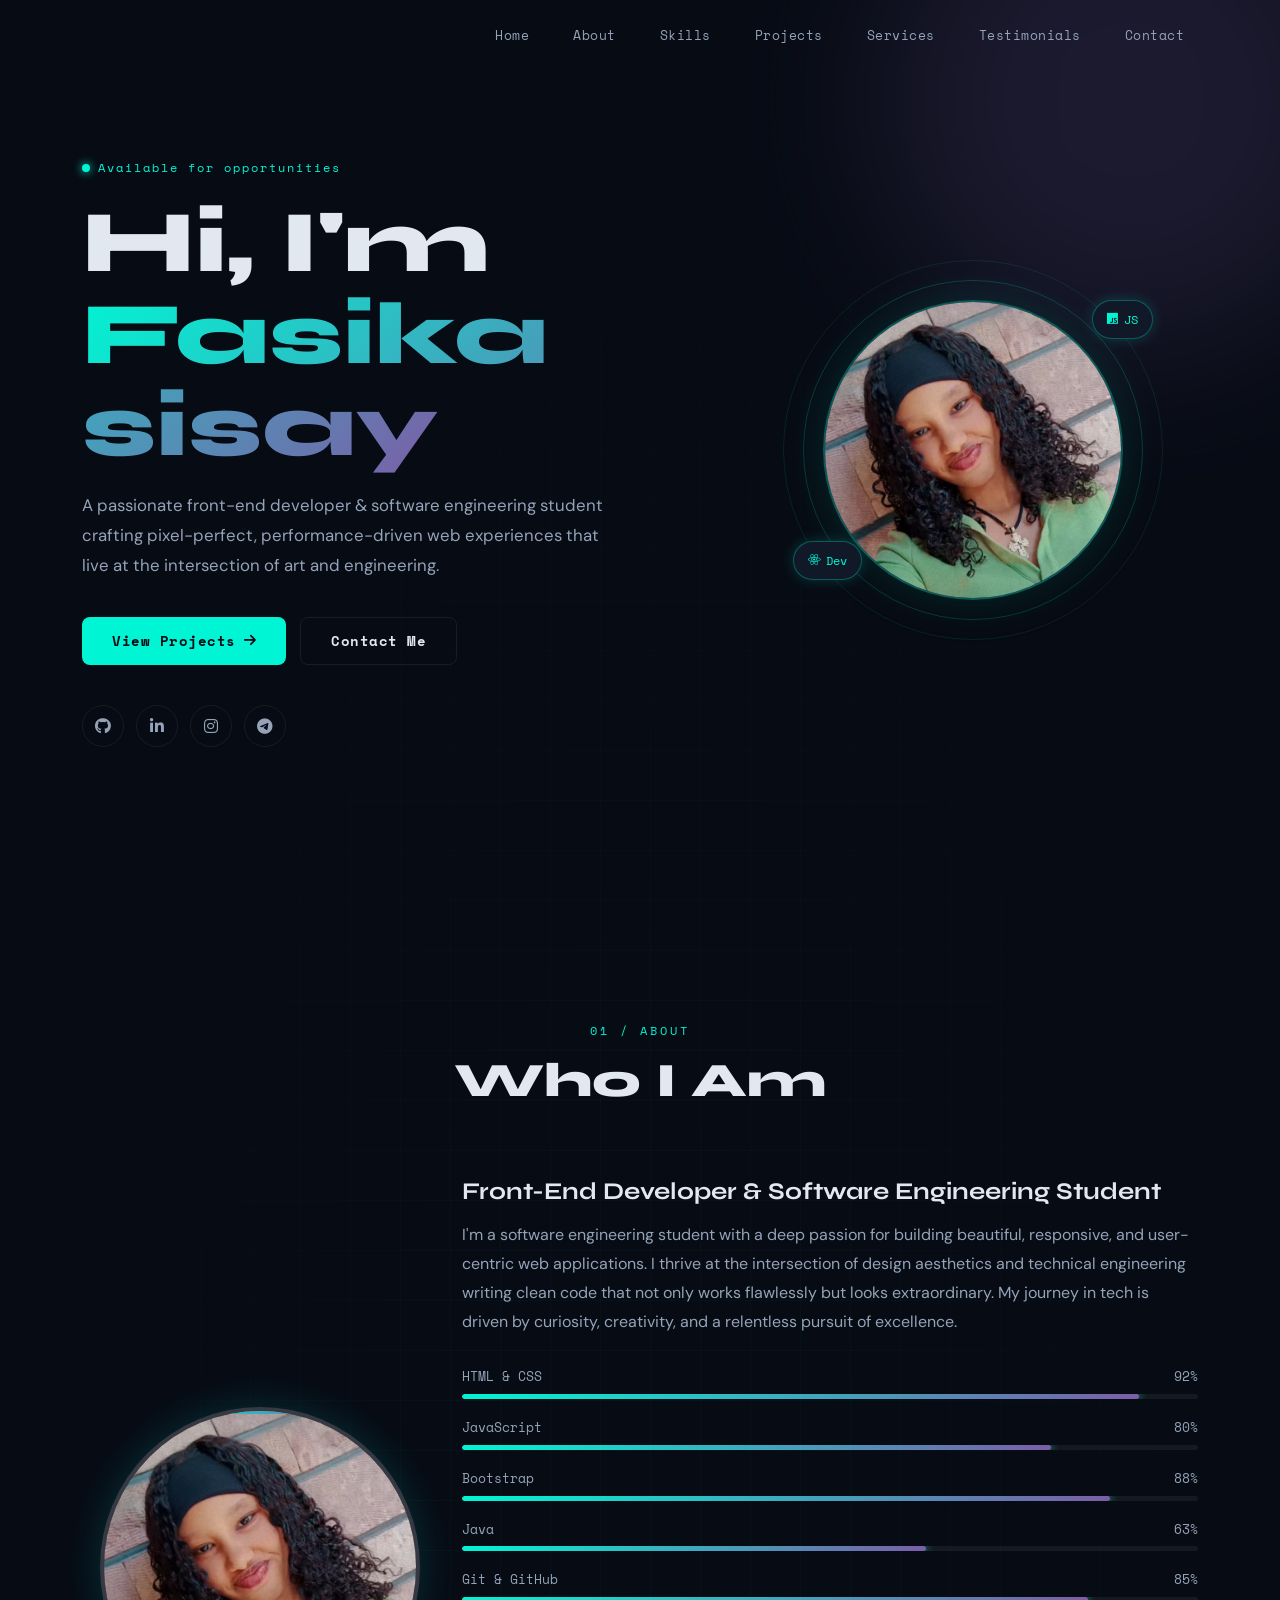
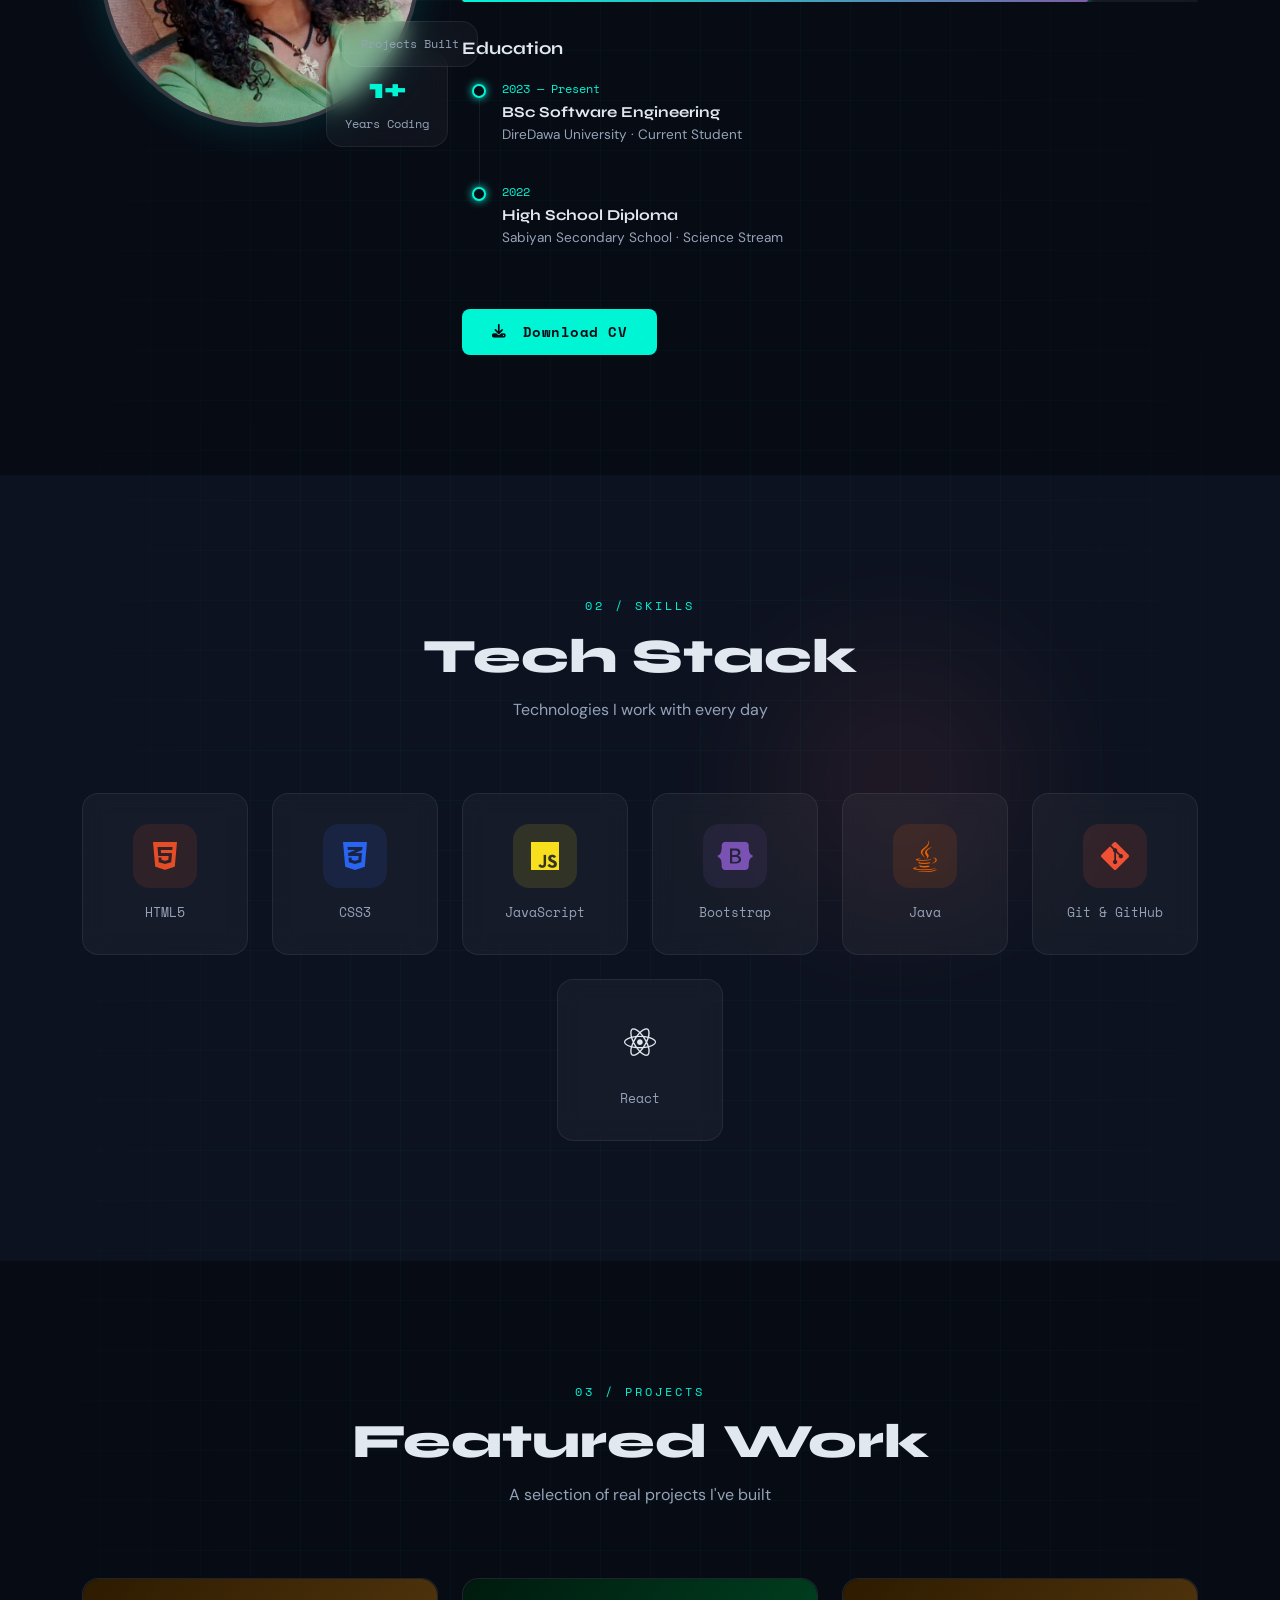
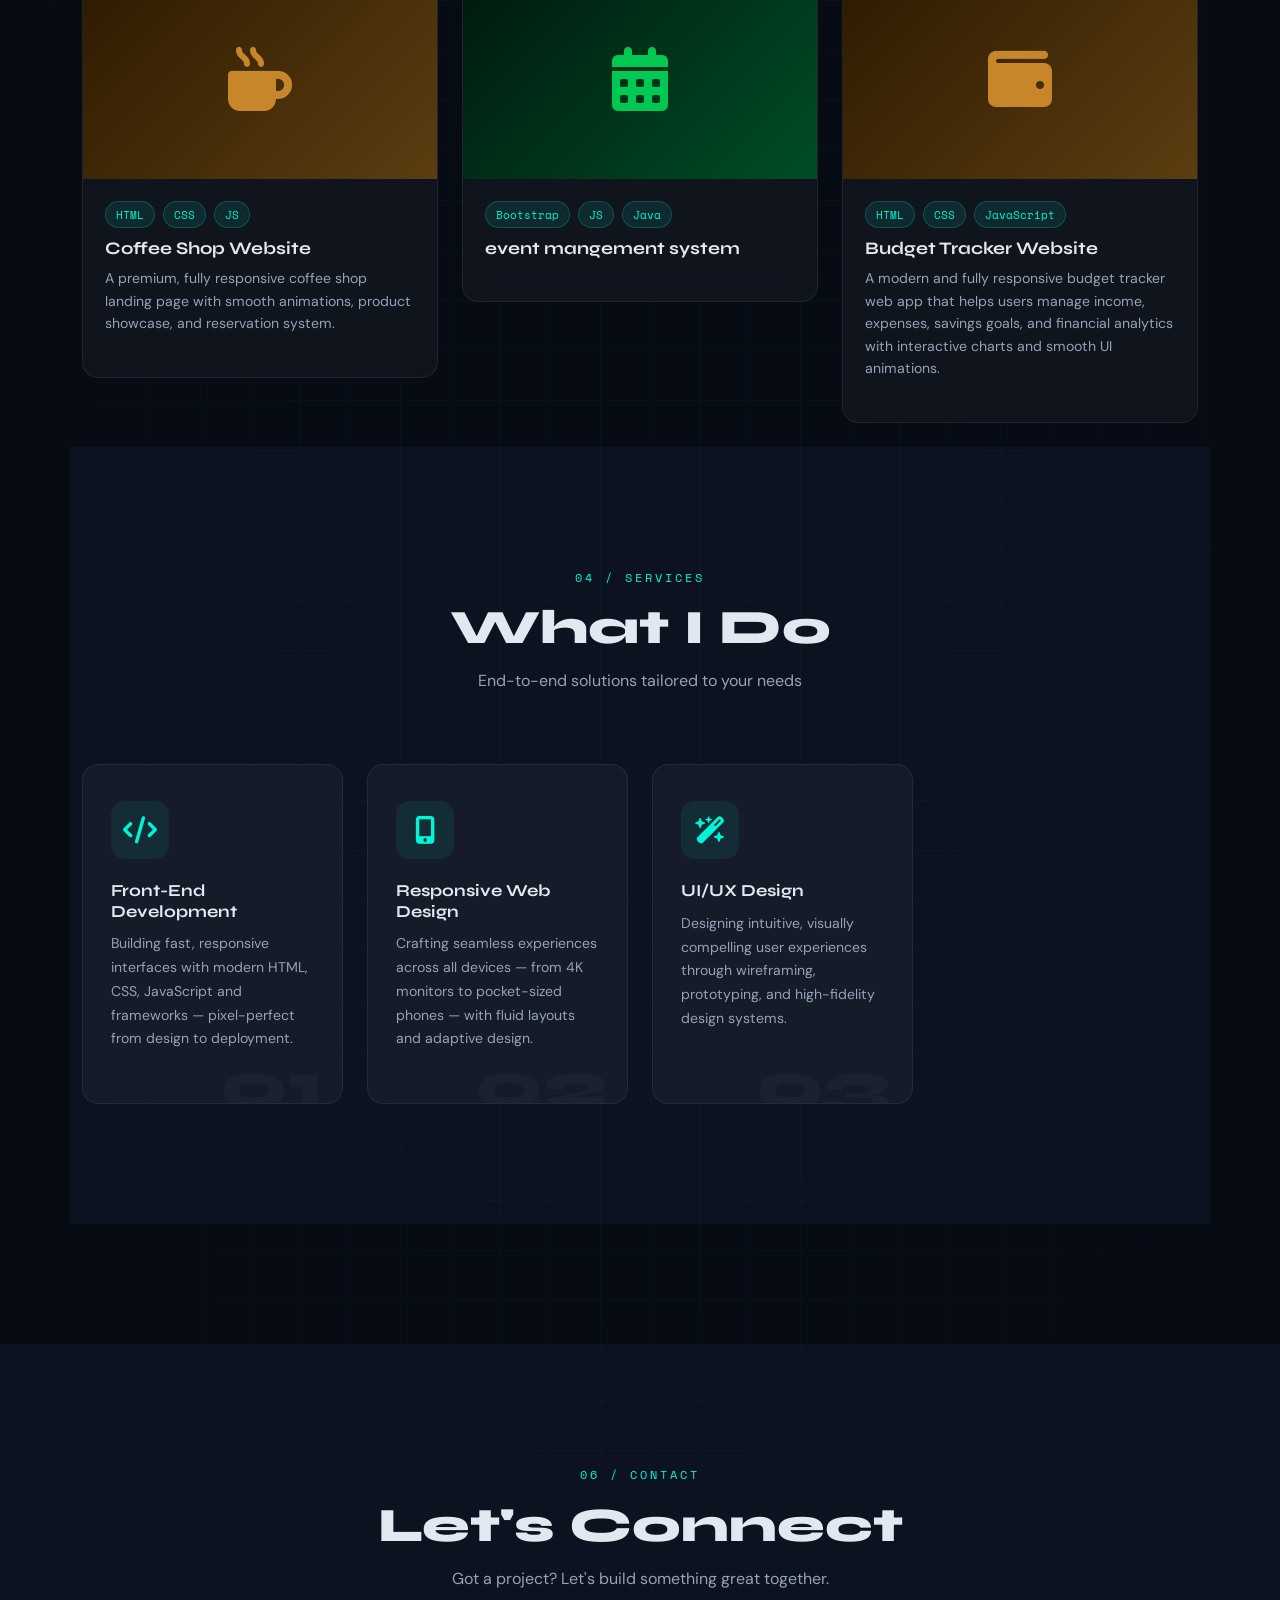
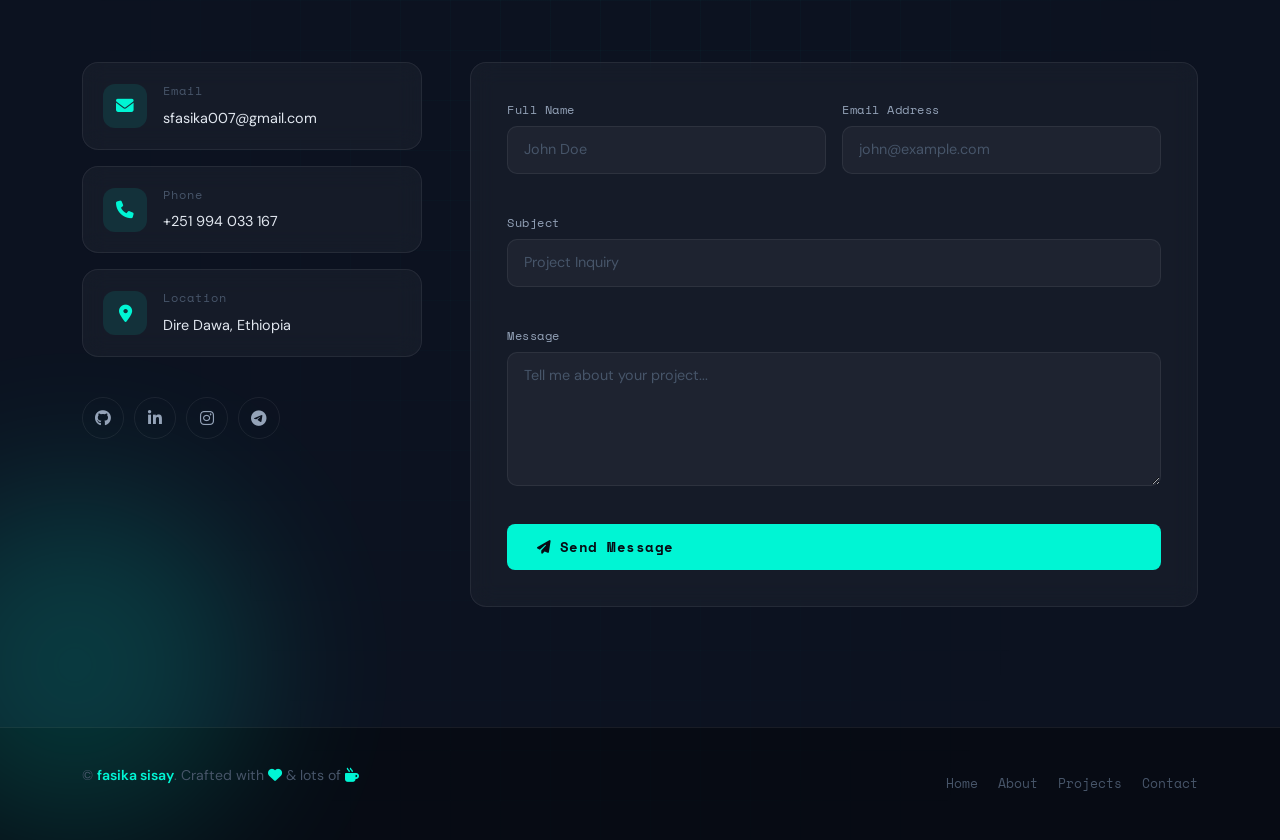
<file: index.html>
<!DOCTYPE html>
<html lang="en">
<head>
  <meta charset="UTF-8" />
  <meta name="viewport" content="width=device-width, initial-scale=1.0" />
  <meta name="description" content="Personal portfolio of a front-end developer and CS student — crafting futuristic, elegant web experiences." />
  <meta name="keywords" content="front-end developer, portfolio, web design, JavaScript, HTML, CSS, Bootstrap" />
  <meta property="og:title" content="Fasika Sisay Portfolio">
<meta property="og:description" content="Software Engineering Student & Front-End Developer">
<meta property="og:image" content="images/preview.png">
<meta property="og:type" content="website">
  <title>Fasika Sisay | Software Engineer</title>
<link rel="icon" type="image/png" href="images/favicon.png">
  <!-- Fonts -->
  <link rel="preconnect" href="https://fonts.googleapis.com" />
  <link rel="preconnect" href="https://fonts.gstatic.com" crossorigin />
  <link href="https://fonts.googleapis.com/css2?family=Space+Mono:ital,wght@0,400;0,700;1,400&family=Syne:wght@400;600;700;800&family=DM+Sans:ital,opsz,wght@0,9..40,300;0,9..40,400;0,9..40,500;1,9..40,300&display=swap" rel="stylesheet" />

  <!-- Bootstrap 5 -->
  <link href="https://cdn.jsdelivr.net/npm/bootstrap@5.3.3/dist/css/bootstrap.min.css" rel="stylesheet" />

  <!-- Font Awesome -->
  <link rel="stylesheet" href="https://cdnjs.cloudflare.com/ajax/libs/font-awesome/6.5.2/css/all.min.css" />

  <!-- AOS Animations -->
  <link href="https://unpkg.com/aos@2.3.4/dist/aos.css" rel="stylesheet" />

  <!-- Custom Styles -->
  <link rel="stylesheet" href="style.css" />
</head>
<body>

  <!-- LOADING SCREEN-->
  <div id="loader">
    <div class="loader-inner">
      <div class="loader-ring"></div>
      <div class="loader-ring"></div>
      <div class="loader-ring"></div>
      <span class="loader-text">Initializing<span class="loader-dots">...</span></span>
    </div>
  </div>

  
  <div id="scroll-progress"></div>

  <!-- NAVBAR -->
  <nav class="navbar navbar-expand-lg fixed-top" id="mainNav">
    <div class="container">
      <a class="navbar-brand" href="#hero">
       
      </a>
      <button class="navbar-toggler" type="button" data-bs-toggle="collapse" data-bs-target="#navMenu" aria-controls="navMenu" aria-expanded="false" aria-label="Toggle navigation">
        <div class="hamburger-icon">
          <span></span><span></span><span></span>
        </div>
      </button>
      <div class="collapse navbar-collapse" id="navMenu">
        <ul class="navbar-nav ms-auto gap-3">
          <li class="nav-item"><a class="nav-link" href="#hero">Home</a></li>
          <li class="nav-item"><a class="nav-link" href="#about">About</a></li>
          <li class="nav-item"><a class="nav-link" href="#skills">Skills</a></li>
          <li class="nav-item"><a class="nav-link" href="#projects">Projects</a></li>
          <li class="nav-item"><a class="nav-link" href="#services">Services</a></li>
          <li class="nav-item"><a class="nav-link" href="#testimonials">Testimonials</a></li>
          <li class="nav-item"><a class="nav-link" href="#contact">Contact</a></li>
        </ul>
      </div>
    </div>
  </nav>

  <!--  HERO SECTION -->
  <section id="hero">
    <!-- Particle Canvas -->
    <canvas id="particles-canvas"></canvas>

    <!-- Floating orbs -->
    <div class="orb orb-1"></div>
    <div class="orb orb-2"></div>
    <div class="orb orb-3"></div>

    <!-- Grid overlay -->
    <div class="hero-grid"></div>

    <div class="container hero-content">
      <div class="row align-items-center min-vh-100">
        <div class="col-lg-8 col-xl-7">
          <p class="hero-label" data-aos="fade-right" data-aos-duration="800">
            <span class="label-dot"></span> Available for opportunities
          </p>
          <h1 class="hero-name" data-aos="fade-right" data-aos-delay="100" data-aos-duration="900">
            Hi, I'm<br /><span class="name-highlight">Fasika sisay</span>
          </h1>
          
          <p class="hero-bio" data-aos="fade-right" data-aos-delay="300" data-aos-duration="900">
            A passionate front-end developer &amp; software engineering student crafting pixel-perfect, performance-driven web experiences that live at the intersection of art and engineering.
          </p>

          <div class="hero-cta" data-aos="fade-up" data-aos-delay="400" data-aos-duration="900">
            <a href="#projects" class="btn btn-neon">
              <span>View Projects</span>
              <i class="fa-solid fa-arrow-right"></i>
            </a>
            <a href="#contact" class="btn btn-ghost">
              <span>Contact Me</span>
            </a>
          </div>

          <div class="hero-socials" data-aos="fade-up" data-aos-delay="500" data-aos-duration="900">
            <a href="https://github.com/fasikasisay" aria-label="GitHub" class="social-link"><i class="fa-brands fa-github"></i></a>
            <a href="https://www.linkedin.com/in/fasika-sisay-778663348/" aria-label="LinkedIn" class="social-link"><i class="fa-brands fa-linkedin-in"></i></a>
            <a href="https://instagram.com/fa_fi_22" aria-label="Instagram" class="social-link"><i class="fa-brands fa-instagram"></i></a>
            <a href="https://t.me/fasikawit" aria-label="Telegram" class="social-link"><i class="fa-brands fa-telegram"></i></a>
          </div>
        </div>

        <div class="col-lg-4 col-xl-5 d-none d-lg-flex justify-content-center" data-aos="fade-left" data-aos-delay="200" data-aos-duration="1000">
          <div class="hero-avatar-wrap">
            <div class="avatar-ring"></div>
            <div class="avatar-ring avatar-ring-2"></div>
            <div class="avatar-placeholder">
              <img src="photo.jpg" alt="Fasika Sisay" class="hero-avatar" />
            </div>
            <!-- Floating badges -->
            <div class="float-badge badge-top-right">
              <i class="fa-brands fa-js"></i> JS
            </div>
            <div class="float-badge badge-bottom-left">
              <i class="fa-brands fa-react"></i> Dev
            </div>
          </div>
        </div>
      </div>

    </div>

  <!--ABOUT SECTION-->
  <section id="about" class="section-pad">
    <div class="container">
      <div class="section-header" data-aos="fade-up">
        <span class="section-tag">01 / About</span>
        <h2 class="section-title">Who I Am</h2>
      </div>

      <div class="row gy-5 align-items-center">
        <!-- Photo / Avatar -->
        <div class="col-lg-4" data-aos="fade-right" data-aos-duration="900">
          <div class="about-avatar-wrap">
            <div class="about-avatar">
              <img src="photo.jpg" alt="Fasika Sisay">
            </div>
            <div class="about-card-stat glass-card">
              <span class="stat-num">1+</span>
              <span class="stat-label">Years Coding</span>
            </div>
            <div class="about-card-stat glass-card stat-2">
              <span class="stat-num"></span>
              <span class="stat-label">Projects Built</span>
            </div>
          </div>
        </div>

        <!-- Bio + Skills -->
        <div class="col-lg-8" data-aos="fade-left" data-aos-duration="900">
          <h3 class="about-name">Front-End Developer &amp; Software Engineering Student</h3>
          <p class="about-bio">
            I'm a software engineering student with a deep passion for building beautiful, responsive, and user-centric web applications. 
            I thrive at the intersection of design aesthetics and technical engineering  writing clean code that not only works flawlessly but looks extraordinary.
            My journey in tech is driven by curiosity, creativity, and a relentless pursuit of excellence.
          </p>

          <!-- Skills progress bars -->
          <div class="skills-bars">
            <div class="skill-bar-item" data-aos="fade-up" data-aos-delay="100">
              <div class="skill-label"><span>HTML &amp; CSS</span><span>92%</span></div>
              <div class="skill-track"><div class="skill-fill" data-width="92"></div></div>
            </div>
            <div class="skill-bar-item" data-aos="fade-up" data-aos-delay="150">
              <div class="skill-label"><span>JavaScript</span><span>80%</span></div>
              <div class="skill-track"><div class="skill-fill" data-width="80"></div></div>
            </div>
            <div class="skill-bar-item" data-aos="fade-up" data-aos-delay="200">
              <div class="skill-label"><span>Bootstrap</span><span>88%</span></div>
              <div class="skill-track"><div class="skill-fill" data-width="88"></div></div>
            </div>
            <div class="skill-bar-item" data-aos="fade-up" data-aos-delay="250">
              <div class="skill-label"><span>Java</span><span>63%</span></div>
              <div class="skill-track"><div class="skill-fill" data-width="63"></div></div>
            </div>
            <div class="skill-bar-item" data-aos="fade-up" data-aos-delay="300">
              <div class="skill-label"><span>Git &amp; GitHub</span><span>85%</span></div>
              <div class="skill-track"><div class="skill-fill" data-width="85"></div></div>
            </div>
          </div>

          <!-- Education timeline -->
          <div class="edu-timeline" data-aos="fade-up" data-aos-delay="200">
            <h4 class="timeline-heading">Education</h4>
            <div class="timeline-item">
              <div class="timeline-dot"></div>
              <div class="timeline-body">
                <span class="timeline-year">2023 — Present</span>
                <h5>BSc Software Engineering</h5>
                <p>DireDawa University · Current Student</p>
              </div>
            </div>
            <div class="timeline-item">
              <div class="timeline-dot"></div>
              <div class="timeline-body">
                <span class="timeline-year">2022</span>
                <h5>High School Diploma</h5>
                <p>Sabiyan Secondary School · Science Stream</p>
              </div>
            </div>
          </div>

          <a href="assets/files/fasika_sisay _CV.pdf" class="btn btn-neon mt-4">
            <i class="fa-solid fa-download me-2"></i> Download CV
          </a>
        </div>
      </div>
    </div>
  </section>

  <!-- SKILLS SECTION -->
  <section id="skills" class="section-pad skills-section">
    <div class="container">
      <div class="section-header" data-aos="fade-up">
        <span class="section-tag">02 / Skills</span>
        <h2 class="section-title">Tech Stack</h2>
        <p class="section-sub">Technologies I work with every day</p>
      </div>

      <div class="row g-4 justify-content-center">
        <!-- HTML -->
        <div class="col-6 col-md-4 col-lg-2" data-aos="zoom-in" data-aos-delay="0">
          <div class="skill-card glass-card">
            <div class="skill-icon skill-icon-html">
              <i class="fa-brands fa-html5"></i>
            </div>
            <span class="skill-name">HTML5</span>
            <div class="skill-glow"></div>
          </div>
        </div>
        <!-- CSS -->
        <div class="col-6 col-md-4 col-lg-2" data-aos="zoom-in" data-aos-delay="80">
          <div class="skill-card glass-card">
            <div class="skill-icon skill-icon-css">
              <i class="fa-brands fa-css3-alt"></i>
            </div>
            <span class="skill-name">CSS3</span>
            <div class="skill-glow"></div>
          </div>
        </div>
        <!-- JS -->
        <div class="col-6 col-md-4 col-lg-2" data-aos="zoom-in" data-aos-delay="160">
          <div class="skill-card glass-card">
            <div class="skill-icon skill-icon-js">
              <i class="fa-brands fa-js"></i>
            </div>
            <span class="skill-name">JavaScript</span>
            <div class="skill-glow"></div>
          </div>
        </div>
        <!-- Bootstrap -->
        <div class="col-6 col-md-4 col-lg-2" data-aos="zoom-in" data-aos-delay="240">
          <div class="skill-card glass-card">
            <div class="skill-icon skill-icon-bs">
              <i class="fa-brands fa-bootstrap"></i>
            </div>
            <span class="skill-name">Bootstrap</span>
            <div class="skill-glow"></div>
          </div>
        </div>
        <!-- Java -->
        <div class="col-6 col-md-4 col-lg-2" data-aos="zoom-in" data-aos-delay="320">
          <div class="skill-card glass-card">
            <div class="skill-icon skill-icon-java">
              <i class="fa-brands fa-java"></i>
            </div>
            <span class="skill-name">Java</span>
            <div class="skill-glow"></div>
          </div>
        </div>
        <!-- Git -->
        <div class="col-6 col-md-4 col-lg-2" data-aos="zoom-in" data-aos-delay="400">
          <div class="skill-card glass-card">
            <div class="skill-icon skill-icon-git">
              <i class="fa-brands fa-git-alt"></i>
            </div>
            <span class="skill-name">Git &amp; GitHub</span>
            <div class="skill-glow"></div>
          </div>
        </div>
        <div class="col-6 col-md-4 col-lg-2" data-aos="zoom-in" data-aos-delay="480">
          <div class="skill-card glass-card">
            <div class="skill-icon skill-icon-react">
              <i class="fa-brands fa-react"></i>
            </div>
            <span class="skill-name">React</span>
            <div class="skill-glow"></div>
          </div>
      </div>
    </div>
  </section>

  <!-- PROJECTS SECTION -->
  <section id="projects" class="section-pad">
    <div class="container">
      <div class="section-header" data-aos="fade-up">
        <span class="section-tag">03 / Projects</span>
        <h2 class="section-title">Featured Work</h2>
        <p class="section-sub">A selection of real projects I've built</p>
      </div>

      <div class="row g-4">
        <!-- Project 1 -->
        <div class="col-lg-4 col-md-6" data-aos="fade-up" data-aos-delay="0">
          <div class="project-card glass-card">
            <div class="project-img-wrap">
              <div class="project-img-placeholder proj-1">
                <i class="fa-solid fa-mug-hot"></i>
              </div>
              <div class="project-overlay">
                <div class="overlay-content">
                  <a href="#" class="btn btn-neon btn-sm" target="_blank" rel="noopener">
                    <i class="fa-solid fa-arrow-up-right-from-square me-1"></i> Live Demo
                  </a>
                  <a href="https://github.com/fasikasisay/coffee.git" class="btn btn-ghost btn-sm" target="_blank" rel="noopener">
                    <i class="fa-brands fa-github me-1"></i> GitHub
                  </a>
                </div>
              </div>
            </div>
            <div class="project-body">
              <div class="project-tags">
                <span class="tag">HTML</span><span class="tag">CSS</span><span class="tag">JS</span>
              </div>
              <h4 class="project-title">Coffee Shop Website</h4>
              <p class="project-desc">A premium, fully responsive coffee shop landing page with smooth animations, product showcase, and reservation system.</p>
            </div>
          </div>
        </div>

        <!-- Project 2 -->
        <div class="col-lg-4 col-md-6" data-aos="fade-up" data-aos-delay="100">
          <div class="project-card glass-card">
            <div class="project-img-wrap">
              <div class="project-img-placeholder proj-2">
                <i class="fa-solid fa-calendar-days"></i>
              </div>
              <div class="project-overlay">
                <div class="overlay-content">
                  <a href="https://eventpulse-nine.vercel.app/" class="btn btn-neon btn-sm" target="_blank" rel="noopener">
                    <i class="fa-solid fa-arrow-up-right-from-square me-1"></i> Live Demo
                  </a>
                  <a href="https://github.com/selamawitTI/Eventpulse-master.git" class="btn btn-ghost btn-sm" target="_blank" rel="noopener">
                    <i class="fa-brands fa-github me-1"></i> GitHub
                  </a>
                </div>
              </div>
            </div>
            <div class="project-body">
              <div class="project-tags">
                <span class="tag">Bootstrap</span><span class="tag">JS</span><span class="tag">Java</span>
              </div>
              <h4 class="project-title">event mangement system</h4>
              <p class="project-desc"></p>
            </div>
          </div>
        </div>

        <!-- Project 3 -->
<div class="col-lg-4 col-md-6" data-aos="fade-up" data-aos-delay="0">
  <div class="project-card glass-card">
    <div class="project-img-wrap">
      <div class="project-img-placeholder proj-1">
        <i class="fa-solid fa-wallet"></i>
      </div>

      <div class="project-overlay">
        <div class="overlay-content">
          <a href="https://budget-tracker-197ff.firebaseapp.com/" class="btn btn-neon btn-sm" target="_blank" rel="noopener">
            <i class="fa-solid fa-arrow-up-right-from-square me-1"></i> Live Demo
          </a>

          <a href="https://github.com/fasikasisay/budget-tracker.git" class="btn btn-ghost btn-sm" target="_blank" rel="noopener">
            <i class="fa-brands fa-github me-1"></i> GitHub
          </a>
        </div>
      </div>
    </div>

    <div class="project-body">
      <div class="project-tags">
        <span class="tag">HTML</span>
        <span class="tag">CSS</span>
        <span class="tag">JavaScript</span>
      </div>

      <h4 class="project-title">Budget Tracker Website</h4>

      <p class="project-desc">
        A modern and fully responsive budget tracker web app that helps users manage income, expenses, savings goals, and financial analytics with interactive charts and smooth UI animations.
      </p>
    </div>
  </div>
</div>
       

  <!--   SERVICES SECTION  -->
  <section id="services" class="section-pad services-section">
    <div class="container">
      <div class="section-header" data-aos="fade-up">
        <span class="section-tag">04 / Services</span>
        <h2 class="section-title">What I Do</h2>
        <p class="section-sub">End-to-end solutions tailored to your needs</p>
      </div>

      <div class="row g-4">
        <div class="col-lg-3 col-md-6" data-aos="fade-up" data-aos-delay="0">
          <div class="service-card glass-card">
            <div class="service-icon">
              <i class="fa-solid fa-code"></i>
              <div class="service-icon-glow"></div>
            </div>
            <h4>Front-End Development</h4>
            <p>Building fast, responsive interfaces with modern HTML, CSS, JavaScript and frameworks — pixel-perfect from design to deployment.</p>
            <div class="service-number">01</div>
          </div>
        </div>
        <div class="col-lg-3 col-md-6" data-aos="fade-up" data-aos-delay="100">
          <div class="service-card glass-card">
            <div class="service-icon">
              <i class="fa-solid fa-mobile-screen-button"></i>
              <div class="service-icon-glow"></div>
            </div>
            <h4>Responsive Web Design</h4>
            <p>Crafting seamless experiences across all devices — from 4K monitors to pocket-sized phones — with fluid layouts and adaptive design.</p>
            <div class="service-number">02</div>
          </div>
        </div>
        <div class="col-lg-3 col-md-6" data-aos="fade-up" data-aos-delay="200">
          <div class="service-card glass-card">
            <div class="service-icon">
              <i class="fa-solid fa-wand-magic-sparkles"></i>
              <div class="service-icon-glow"></div>
            </div>
            <h4>UI/UX Design</h4>
            <p>Designing intuitive, visually compelling user experiences through wireframing, prototyping, and high-fidelity design systems.</p>
            <div class="service-number">03</div>
          </div>
        </div>
  
            
            
          </div>
        </div>
      </div>
    </div>
  </section>

  

  <!--CONTACT SECTION -->
  <section id="contact" class="section-pad contact-section">
    <div class="container">
      <div class="section-header" data-aos="fade-up">
        <span class="section-tag">06 / Contact</span>
        <h2 class="section-title">Let's Connect</h2>
        <p class="section-sub">Got a project? Let's build something great together.</p>
      </div>

      <div class="row g-5">
        <!-- Info column -->
        <div class="col-lg-4" data-aos="fade-right" data-aos-duration="900">
          <div class="contact-info">
            <div class="contact-info-item glass-card">
              <div class="contact-icon"><i class="fa-solid fa-envelope"></i></div>
              <div>
                <span class="contact-label">Email</span>
                <a href="mailto:sfasika007@gmail.com" class="contact-value">sfasika007@gmail.com</a>
              </div>
            </div>
            <div class="contact-info-item glass-card">
              <div class="contact-icon"><i class="fa-solid fa-phone"></i></div>
              <div>
                <span class="contact-label">Phone</span>
                <a href="tel:+251994033167" class="contact-value">+251 994 033 167</a>
              </div>
            </div>
            <div class="contact-info-item glass-card">
              <div class="contact-icon"><i class="fa-solid fa-location-dot"></i></div>
              <div>
                <span class="contact-label">Location</span>
                <span class="contact-value">Dire Dawa, Ethiopia</span>
              </div>
            </div>

            <div class="contact-socials mt-4">
              <a href="https://github.com/fasikasisay" class="social-link" aria-label="GitHub"><i class="fa-brands fa-github"></i></a>
              <a href="https://www.linkedin.com/in/fasika-sisay-778663348/" class="social-link" aria-label="LinkedIn"><i class="fa-brands fa-linkedin-in"></i></a>
              <a href="https://instagram.com/fa_fi_22" class="social-link" aria-label="Instagram"><i class="fa-brands fa-instagram"></i></a>
              <a href="https://t.me/fasikawit" class="social-link" aria-label="Telegram"><i class="fa-brands fa-telegram"></i></a>
            </div>
          </div>
        </div>

        <!-- Form column -->
        <div class="col-lg-8" data-aos="fade-left" data-aos-duration="900">
          <div class="contact-form-wrap glass-card">
            <div id="formSuccess" class="form-success-msg" style="display:none;">
              <i class="fa-solid fa-circle-check"></i>
              <p>Message sent successfully! I'll get back to you soon.</p>
            </div>
            <div id="contactFormInner">
              <div class="row g-3">
                <div class="col-md-6">
                  <div class="form-group">
                    <label for="contactName">Full Name</label>
                    <input type="text" id="contactName" class="form-control custom-input" placeholder="John Doe" />
                    <span class="form-err" id="errName"></span>
                  </div>
                </div>
                <div class="col-md-6">
                  <div class="form-group">
                    <label for="contactEmail">Email Address</label>
                    <input type="email" id="contactEmail" class="form-control custom-input" placeholder="john@example.com" />
                    <span class="form-err" id="errEmail"></span>
                  </div>
                </div>
                <div class="col-12">
                  <div class="form-group">
                    <label for="contactSubject">Subject</label>
                    <input type="text" id="contactSubject" class="form-control custom-input" placeholder="Project Inquiry" />
                    <span class="form-err" id="errSubject"></span>
                  </div>
                </div>
                <div class="col-12">
                  <div class="form-group">
                    <label for="contactMsg">Message</label>
                    <textarea id="contactMsg" class="form-control custom-input" rows="5" placeholder="Tell me about your project..."></textarea>
                    <span class="form-err" id="errMsg"></span>
                  </div>
                </div>
                <div class="col-12">
                  <button type="button" class="btn btn-neon w-100" id="sendBtn" onclick="submitForm()">
                    <span id="btnText"><i class="fa-solid fa-paper-plane me-2"></i>Send Message</span>
                    <span id="btnLoader" style="display:none;"><i class="fa-solid fa-spinner fa-spin me-2"></i>Sending...</span>
                  </button>
                </div>
              </div>
            </div>
          </div>
        </div>
      </div>
    </div>
  </section>

  <!--FOOTER -->
  <footer id="footer">
    <div class="container">
      <div class="footer-inner">
        <p class="footer-copy">
          &copy; <span id="footerYear"></span> <span class="footer-name">fasika sisay</span>. Crafted with <i class="fa-solid fa-heart" style="color:var(--neon)"></i> &amp; lots of <i class="fa-solid fa-mug-hot" style="color:var(--neon)"></i>
        </p>
        <div class="footer-links">
          <a href="#hero">Home</a>
          <a href="#about">About</a>
          <a href="#projects">Projects</a>
          <a href="#contact">Contact</a>
        </div>
      </div>
    </div>

    <!-- Back to top -->
    <a href="#hero" id="backToTop" aria-label="Back to top">
      <i class="fa-solid fa-arrow-up"></i>
    </a>
  </footer>

  <!--SCRIPTS-->
  <!-- Bootstrap 5 -->
  <script src="https://cdn.jsdelivr.net/npm/bootstrap@5.3.3/dist/js/bootstrap.bundle.min.js"></script>
  <!-- AOS -->
  <script src="https://unpkg.com/aos@2.3.4/dist/aos.js"></script>
  <!-- Custom Script -->
  <script src="script.js"></script>
</body>
</html>
</file>
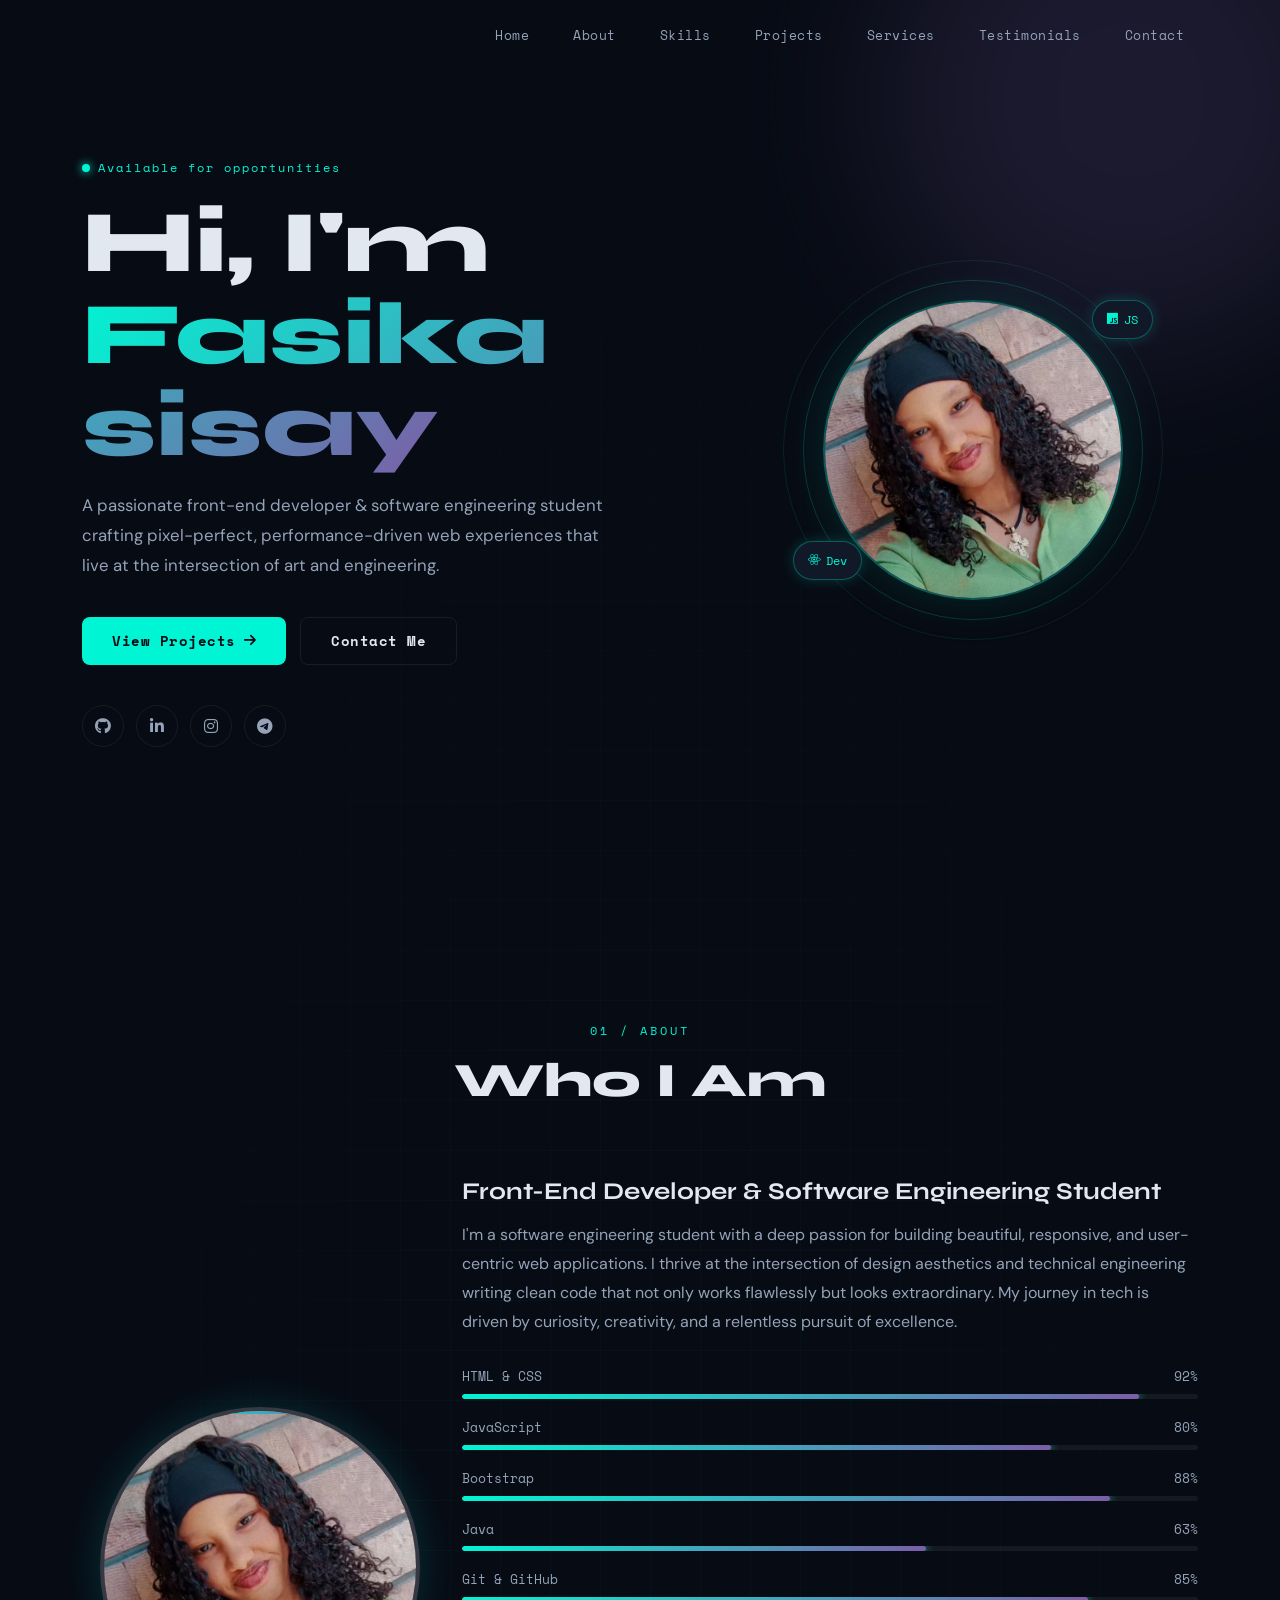
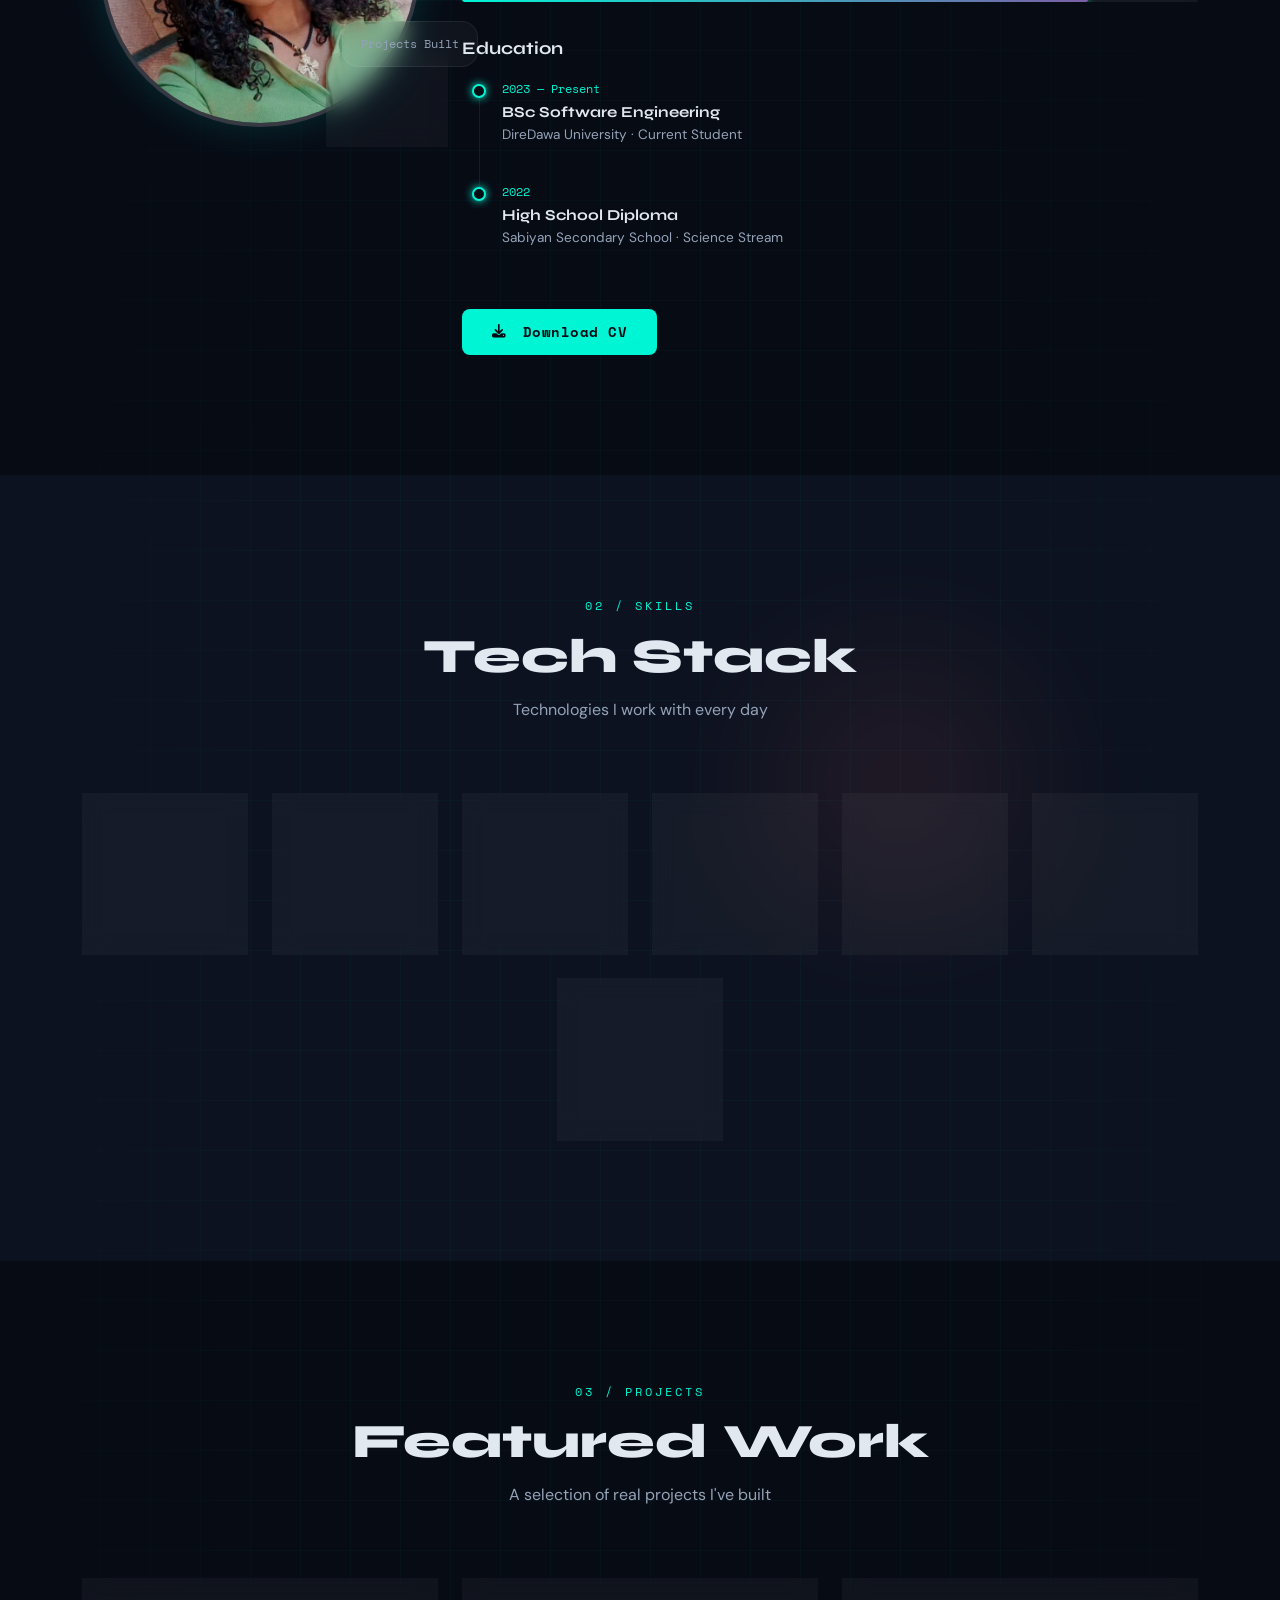
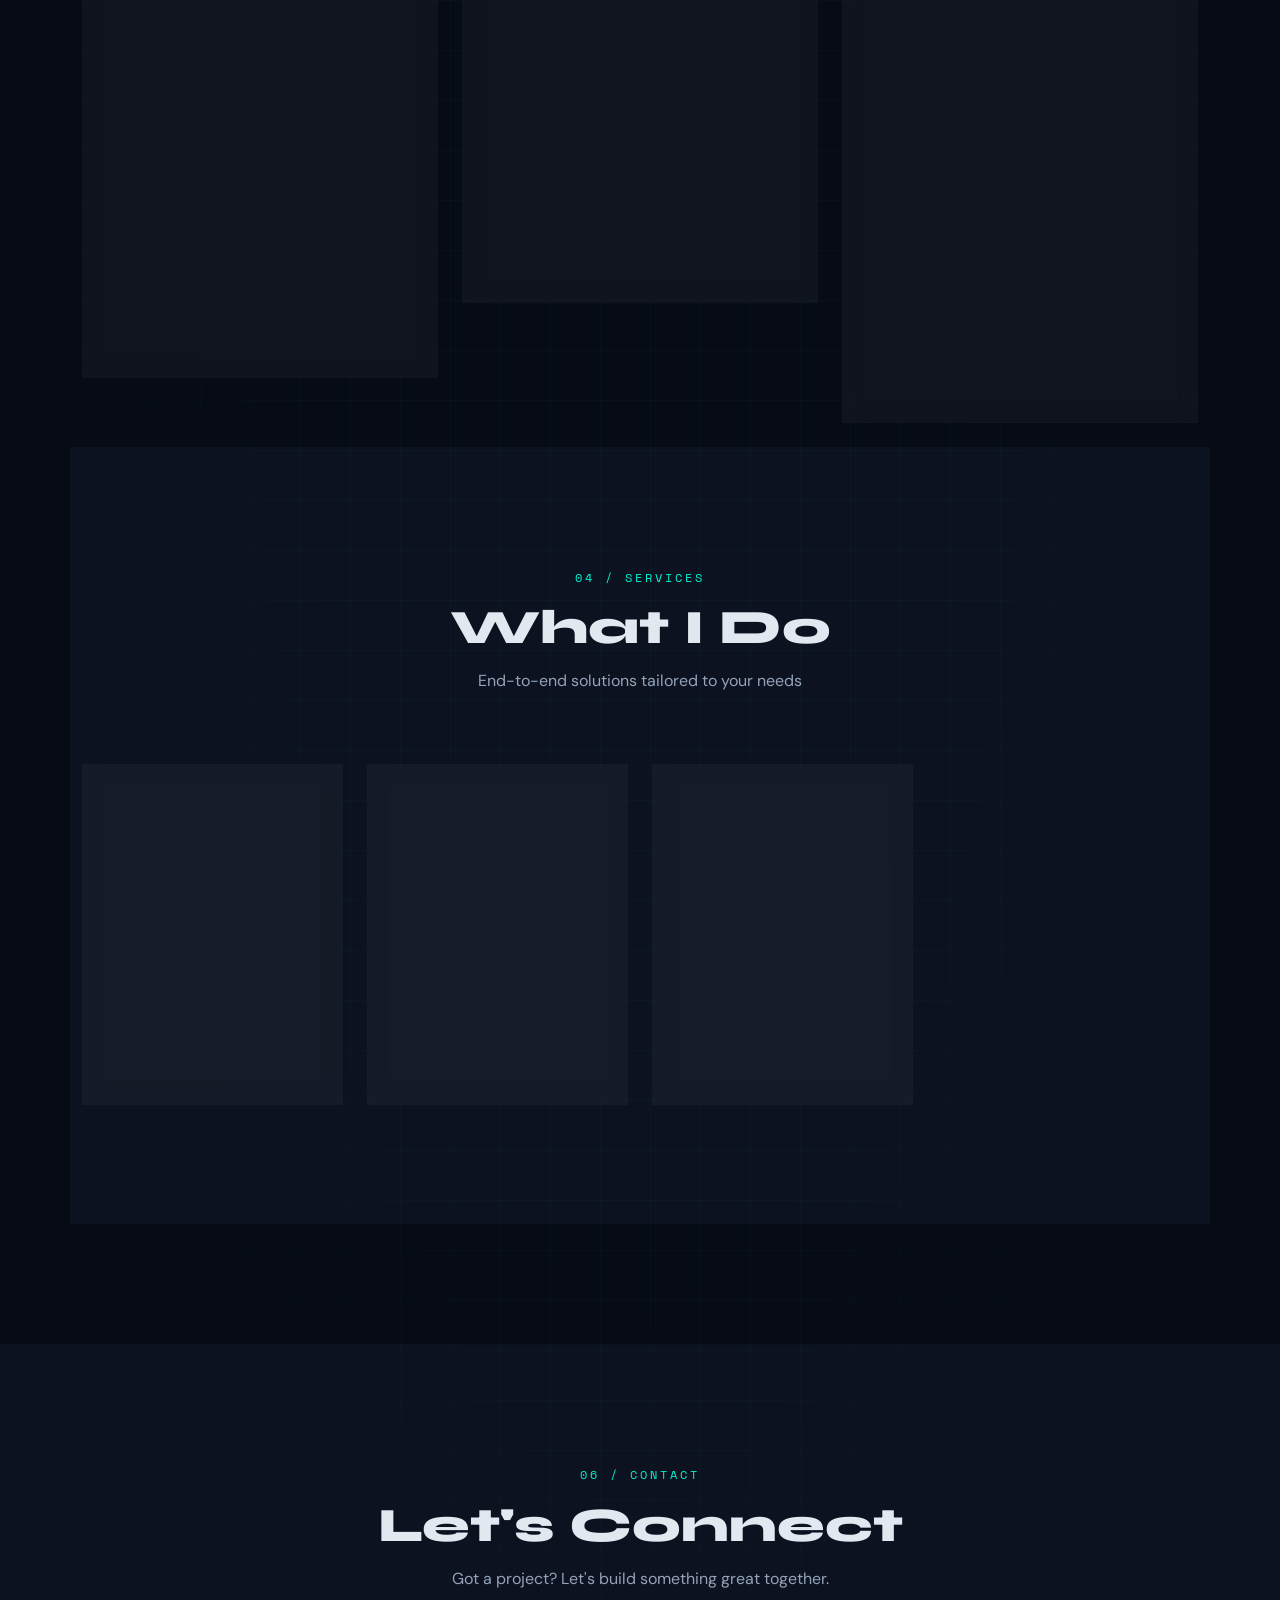
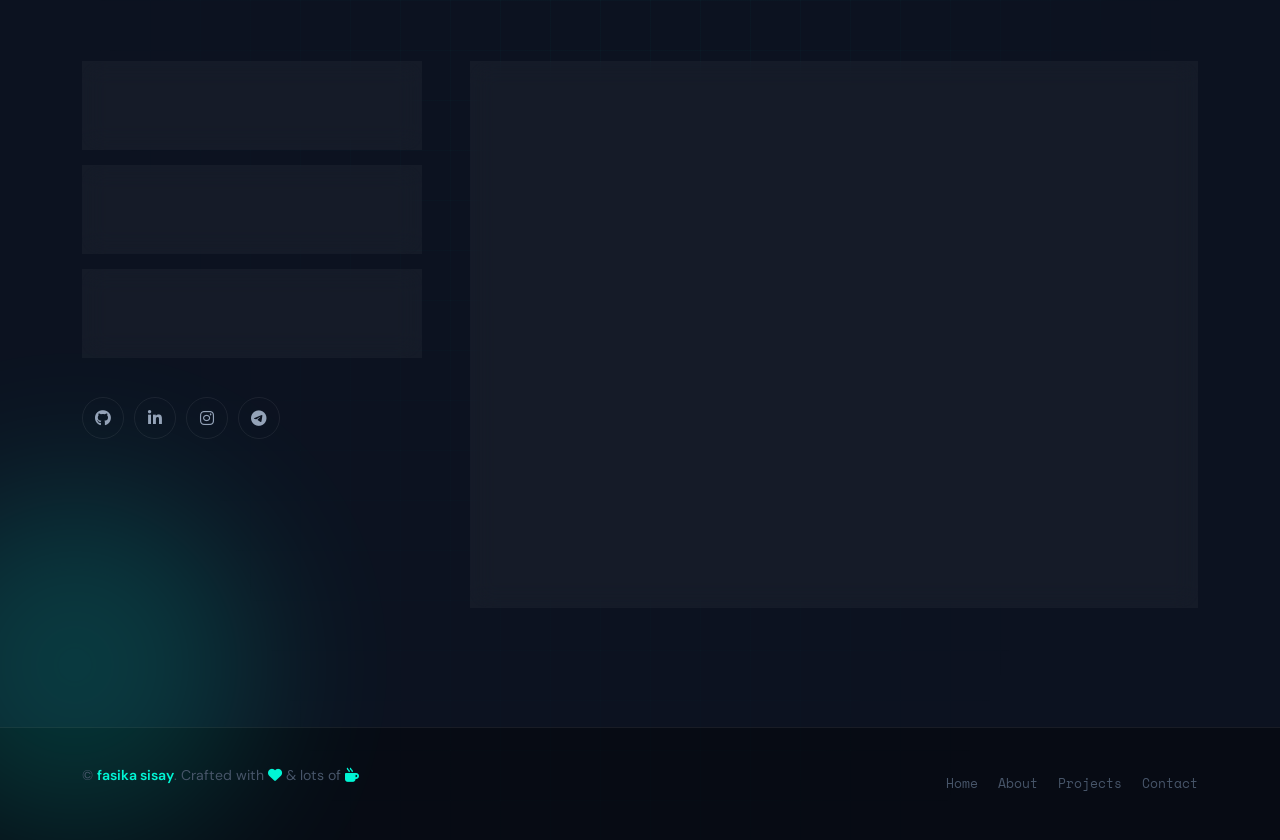
<file: portfolio/index.html>
<!DOCTYPE html>
<html lang="en">
<head>
  <meta charset="UTF-8" />
  <meta name="viewport" content="width=device-width, initial-scale=1.0" />
  <meta name="description" content="Personal portfolio of a front-end developer and CS student — crafting futuristic, elegant web experiences." />
  <meta name="keywords" content="front-end developer, portfolio, web design, JavaScript, HTML, CSS, Bootstrap" />
  <meta property="og:title" content="Fasika Sisay Portfolio">
<meta property="og:description" content="Software Engineering Student & Front-End Developer">
<meta property="og:image" content="images/preview.png">
<meta property="og:type" content="website">
  <title>Fasika Sisay | Software Engineer</title>
<link rel="icon" type="image/png" href="images/favicon.png">
  <!-- Fonts -->
  <link rel="preconnect" href="https://fonts.googleapis.com" />
  <link rel="preconnect" href="https://fonts.gstatic.com" crossorigin />
  <link href="https://fonts.googleapis.com/css2?family=Space+Mono:ital,wght@0,400;0,700;1,400&family=Syne:wght@400;600;700;800&family=DM+Sans:ital,opsz,wght@0,9..40,300;0,9..40,400;0,9..40,500;1,9..40,300&display=swap" rel="stylesheet" />

  <!-- Bootstrap 5 -->
  <link href="https://cdn.jsdelivr.net/npm/bootstrap@5.3.3/dist/css/bootstrap.min.css" rel="stylesheet" />

  <!-- Font Awesome -->
  <link rel="stylesheet" href="https://cdnjs.cloudflare.com/ajax/libs/font-awesome/6.5.2/css/all.min.css" />

  <!-- AOS Animations -->
  <link href="https://unpkg.com/aos@2.3.4/dist/aos.css" rel="stylesheet" />

  <!-- Custom Styles -->
  <link rel="stylesheet" href="style.css" /
</head>
<body>

  <!-- LOADING SCREEN-->
  <div id="loader">
    <div class="loader-inner">
      <div class="loader-ring"></div>
      <div class="loader-ring"></div>
      <div class="loader-ring"></div>
      <span class="loader-text">Initializing<span class="loader-dots">...</span></span>
    </div>
  </div>

  
  <div id="scroll-progress"></div>

  <!-- NAVBAR -->
  <nav class="navbar navbar-expand-lg fixed-top" id="mainNav">
    <div class="container">
      <a class="navbar-brand" href="#hero">
       
      </a>
      <button class="navbar-toggler" type="button" data-bs-toggle="collapse" data-bs-target="#navMenu" aria-controls="navMenu" aria-expanded="false" aria-label="Toggle navigation">
        <div class="hamburger-icon">
          <span></span><span></span><span></span>
        </div>
      </button>
      <div class="collapse navbar-collapse" id="navMenu">
        <ul class="navbar-nav ms-auto gap-3">
          <li class="nav-item"><a class="nav-link" href="#hero">Home</a></li>
          <li class="nav-item"><a class="nav-link" href="#about">About</a></li>
          <li class="nav-item"><a class="nav-link" href="#skills">Skills</a></li>
          <li class="nav-item"><a class="nav-link" href="#projects">Projects</a></li>
          <li class="nav-item"><a class="nav-link" href="#services">Services</a></li>
          <li class="nav-item"><a class="nav-link" href="#testimonials">Testimonials</a></li>
          <li class="nav-item"><a class="nav-link" href="#contact">Contact</a></li>
        </ul>
      </div>
    </div>
  </nav>

  <!--  HERO SECTION -->
  <section id="hero">
    <!-- Particle Canvas -->
    <canvas id="particles-canvas"></canvas>

    <!-- Floating orbs -->
    <div class="orb orb-1"></div>
    <div class="orb orb-2"></div>
    <div class="orb orb-3"></div>

    <!-- Grid overlay -->
    <div class="hero-grid"></div>

    <div class="container hero-content">
      <div class="row align-items-center min-vh-100">
        <div class="col-lg-8 col-xl-7">
          <p class="hero-label" data-aos="fade-right" data-aos-duration="800">
            <span class="label-dot"></span> Available for opportunities
          </p>
          <h1 class="hero-name" data-aos="fade-right" data-aos-delay="100" data-aos-duration="900">
            Hi, I'm<br /><span class="name-highlight">Fasika sisay</span>
          </h1>
          
          <p class="hero-bio" data-aos="fade-right" data-aos-delay="300" data-aos-duration="900">
            A passionate front-end developer &amp; software engineering student crafting pixel-perfect, performance-driven web experiences that live at the intersection of art and engineering.
          </p>

          <div class="hero-cta" data-aos="fade-up" data-aos-delay="400" data-aos-duration="900">
            <a href="#projects" class="btn btn-neon">
              <span>View Projects</span>
              <i class="fa-solid fa-arrow-right"></i>
            </a>
            <a href="#contact" class="btn btn-ghost">
              <span>Contact Me</span>
            </a>
          </div>

          <div class="hero-socials" data-aos="fade-up" data-aos-delay="500" data-aos-duration="900">
            <a href="https://github.com/fasikasisay" aria-label="GitHub" class="social-link"><i class="fa-brands fa-github"></i></a>
            <a href="https://www.linkedin.com/in/fasika-sisay-778663348/" aria-label="LinkedIn" class="social-link"><i class="fa-brands fa-linkedin-in"></i></a>
            <a href="https://instagram.com/fa_fi_22" aria-label="Instagram" class="social-link"><i class="fa-brands fa-instagram"></i></a>
            <a href="https://t.me/fasikawit" aria-label="Telegram" class="social-link"><i class="fa-brands fa-telegram"></i></a>
          </div>
        </div>

        <div class="col-lg-4 col-xl-5 d-none d-lg-flex justify-content-center" data-aos="fade-left" data-aos-delay="200" data-aos-duration="1000">
          <div class="hero-avatar-wrap">
            <div class="avatar-ring"></div>
            <div class="avatar-ring avatar-ring-2"></div>
            <div class="avatar-placeholder">
              <img src="photo.jpg" alt="Fasika Sisay" class="hero-avatar" />
            </div>
            <!-- Floating badges -->
            <div class="float-badge badge-top-right">
              <i class="fa-brands fa-js"></i> JS
            </div>
            <div class="float-badge badge-bottom-left">
              <i class="fa-brands fa-react"></i> Dev
            </div>
          </div>
        </div>
      </div>

    </div>

  <!--ABOUT SECTION-->
  <section id="about" class="section-pad">
    <div class="container">
      <div class="section-header" data-aos="fade-up">
        <span class="section-tag">01 / About</span>
        <h2 class="section-title">Who I Am</h2>
      </div>

      <div class="row gy-5 align-items-center">
        <!-- Photo / Avatar -->
        <div class="col-lg-4" data-aos="fade-right" data-aos-duration="900">
          <div class="about-avatar-wrap">
            <div class="about-avatar">
              <img src="photo.jpg" alt="Fasika Sisay">
            </div>
            <div class="about-card-stat glass-card">
              <span class="stat-num">1+</span>
              <span class="stat-label">Years Coding</span>
            </div>
            <div class="about-card-stat glass-card stat-2">
              <span class="stat-num"></span>
              <span class="stat-label">Projects Built</span>
            </div>
          </div>
        </div>

        <!-- Bio + Skills -->
        <div class="col-lg-8" data-aos="fade-left" data-aos-duration="900">
          <h3 class="about-name">Front-End Developer &amp; Software Engineering Student</h3>
          <p class="about-bio">
            I'm a software engineering student with a deep passion for building beautiful, responsive, and user-centric web applications. 
            I thrive at the intersection of design aesthetics and technical engineering  writing clean code that not only works flawlessly but looks extraordinary.
            My journey in tech is driven by curiosity, creativity, and a relentless pursuit of excellence.
          </p>

          <!-- Skills progress bars -->
          <div class="skills-bars">
            <div class="skill-bar-item" data-aos="fade-up" data-aos-delay="100">
              <div class="skill-label"><span>HTML &amp; CSS</span><span>92%</span></div>
              <div class="skill-track"><div class="skill-fill" data-width="92"></div></div>
            </div>
            <div class="skill-bar-item" data-aos="fade-up" data-aos-delay="150">
              <div class="skill-label"><span>JavaScript</span><span>80%</span></div>
              <div class="skill-track"><div class="skill-fill" data-width="80"></div></div>
            </div>
            <div class="skill-bar-item" data-aos="fade-up" data-aos-delay="200">
              <div class="skill-label"><span>Bootstrap</span><span>88%</span></div>
              <div class="skill-track"><div class="skill-fill" data-width="88"></div></div>
            </div>
            <div class="skill-bar-item" data-aos="fade-up" data-aos-delay="250">
              <div class="skill-label"><span>Java</span><span>63%</span></div>
              <div class="skill-track"><div class="skill-fill" data-width="63"></div></div>
            </div>
            <div class="skill-bar-item" data-aos="fade-up" data-aos-delay="300">
              <div class="skill-label"><span>Git &amp; GitHub</span><span>85%</span></div>
              <div class="skill-track"><div class="skill-fill" data-width="85"></div></div>
            </div>
          </div>

          <!-- Education timeline -->
          <div class="edu-timeline" data-aos="fade-up" data-aos-delay="200">
            <h4 class="timeline-heading">Education</h4>
            <div class="timeline-item">
              <div class="timeline-dot"></div>
              <div class="timeline-body">
                <span class="timeline-year">2023 — Present</span>
                <h5>BSc Software Engineering</h5>
                <p>DireDawa University · Current Student</p>
              </div>
            </div>
            <div class="timeline-item">
              <div class="timeline-dot"></div>
              <div class="timeline-body">
                <span class="timeline-year">2022</span>
                <h5>High School Diploma</h5>
                <p>Sabiyan Secondary School · Science Stream</p>
              </div>
            </div>
          </div>

          <a href="assets/files/fasika_sisay _CV.pdf" class="btn btn-neon mt-4">
            <i class="fa-solid fa-download me-2"></i> Download CV
          </a>
        </div>
      </div>
    </div>
  </section>

  <!-- SKILLS SECTION -->
  <section id="skills" class="section-pad skills-section">
    <div class="container">
      <div class="section-header" data-aos="fade-up">
        <span class="section-tag">02 / Skills</span>
        <h2 class="section-title">Tech Stack</h2>
        <p class="section-sub">Technologies I work with every day</p>
      </div>

      <div class="row g-4 justify-content-center">
        <!-- HTML -->
        <div class="col-6 col-md-4 col-lg-2" data-aos="zoom-in" data-aos-delay="0">
          <div class="skill-card glass-card">
            <div class="skill-icon skill-icon-html">
              <i class="fa-brands fa-html5"></i>
            </div>
            <span class="skill-name">HTML5</span>
            <div class="skill-glow"></div>
          </div>
        </div>
        <!-- CSS -->
        <div class="col-6 col-md-4 col-lg-2" data-aos="zoom-in" data-aos-delay="80">
          <div class="skill-card glass-card">
            <div class="skill-icon skill-icon-css">
              <i class="fa-brands fa-css3-alt"></i>
            </div>
            <span class="skill-name">CSS3</span>
            <div class="skill-glow"></div>
          </div>
        </div>
        <!-- JS -->
        <div class="col-6 col-md-4 col-lg-2" data-aos="zoom-in" data-aos-delay="160">
          <div class="skill-card glass-card">
            <div class="skill-icon skill-icon-js">
              <i class="fa-brands fa-js"></i>
            </div>
            <span class="skill-name">JavaScript</span>
            <div class="skill-glow"></div>
          </div>
        </div>
        <!-- Bootstrap -->
        <div class="col-6 col-md-4 col-lg-2" data-aos="zoom-in" data-aos-delay="240">
          <div class="skill-card glass-card">
            <div class="skill-icon skill-icon-bs">
              <i class="fa-brands fa-bootstrap"></i>
            </div>
            <span class="skill-name">Bootstrap</span>
            <div class="skill-glow"></div>
          </div>
        </div>
        <!-- Java -->
        <div class="col-6 col-md-4 col-lg-2" data-aos="zoom-in" data-aos-delay="320">
          <div class="skill-card glass-card">
            <div class="skill-icon skill-icon-java">
              <i class="fa-brands fa-java"></i>
            </div>
            <span class="skill-name">Java</span>
            <div class="skill-glow"></div>
          </div>
        </div>
        <!-- Git -->
        <div class="col-6 col-md-4 col-lg-2" data-aos="zoom-in" data-aos-delay="400">
          <div class="skill-card glass-card">
            <div class="skill-icon skill-icon-git">
              <i class="fa-brands fa-git-alt"></i>
            </div>
            <span class="skill-name">Git &amp; GitHub</span>
            <div class="skill-glow"></div>
          </div>
        </div>
        <div class="col-6 col-md-4 col-lg-2" data-aos="zoom-in" data-aos-delay="480">
          <div class="skill-card glass-card">
            <div class="skill-icon skill-icon-react">
              <i class="fa-brands fa-react"></i>
            </div>
            <span class="skill-name">React</span>
            <div class="skill-glow"></div>
          </div>
      </div>
    </div>
  </section>

  <!-- PROJECTS SECTION -->
  <section id="projects" class="section-pad">
    <div class="container">
      <div class="section-header" data-aos="fade-up">
        <span class="section-tag">03 / Projects</span>
        <h2 class="section-title">Featured Work</h2>
        <p class="section-sub">A selection of real projects I've built</p>
      </div>

      <div class="row g-4">
        <!-- Project 1 -->
        <div class="col-lg-4 col-md-6" data-aos="fade-up" data-aos-delay="0">
          <div class="project-card glass-card">
            <div class="project-img-wrap">
              <div class="project-img-placeholder proj-1">
                <i class="fa-solid fa-mug-hot"></i>
              </div>
              <div class="project-overlay">
                <div class="overlay-content">
                  <a href="#" class="btn btn-neon btn-sm" target="_blank" rel="noopener">
                    <i class="fa-solid fa-arrow-up-right-from-square me-1"></i> Live Demo
                  </a>
                  <a href="https://github.com/fasikasisay/coffee.git" class="btn btn-ghost btn-sm" target="_blank" rel="noopener">
                    <i class="fa-brands fa-github me-1"></i> GitHub
                  </a>
                </div>
              </div>
            </div>
            <div class="project-body">
              <div class="project-tags">
                <span class="tag">HTML</span><span class="tag">CSS</span><span class="tag">JS</span>
              </div>
              <h4 class="project-title">Coffee Shop Website</h4>
              <p class="project-desc">A premium, fully responsive coffee shop landing page with smooth animations, product showcase, and reservation system.</p>
            </div>
          </div>
        </div>

        <!-- Project 2 -->
        <div class="col-lg-4 col-md-6" data-aos="fade-up" data-aos-delay="100">
          <div class="project-card glass-card">
            <div class="project-img-wrap">
              <div class="project-img-placeholder proj-2">
                <i class="fa-solid fa-calendar-days"></i>
              </div>
              <div class="project-overlay">
                <div class="overlay-content">
                  <a href="https://eventpulse-nine.vercel.app/" class="btn btn-neon btn-sm" target="_blank" rel="noopener">
                    <i class="fa-solid fa-arrow-up-right-from-square me-1"></i> Live Demo
                  </a>
                  <a href="https://github.com/selamawitTI/Eventpulse-master.git" class="btn btn-ghost btn-sm" target="_blank" rel="noopener">
                    <i class="fa-brands fa-github me-1"></i> GitHub
                  </a>
                </div>
              </div>
            </div>
            <div class="project-body">
              <div class="project-tags">
                <span class="tag">Bootstrap</span><span class="tag">JS</span><span class="tag">Java</span>
              </div>
              <h4 class="project-title">event mangement system</h4>
              <p class="project-desc"></p>
            </div>
          </div>
        </div>

        <!-- Project 3 -->
<div class="col-lg-4 col-md-6" data-aos="fade-up" data-aos-delay="0">
  <div class="project-card glass-card">
    <div class="project-img-wrap">
      <div class="project-img-placeholder proj-1">
        <i class="fa-solid fa-wallet"></i>
      </div>

      <div class="project-overlay">
        <div class="overlay-content">
          <a href="https://budget-tracker-197ff.firebaseapp.com/" class="btn btn-neon btn-sm" target="_blank" rel="noopener">
            <i class="fa-solid fa-arrow-up-right-from-square me-1"></i> Live Demo
          </a>

          <a href="https://github.com/fasikasisay/budget-tracker.git" class="btn btn-ghost btn-sm" target="_blank" rel="noopener">
            <i class="fa-brands fa-github me-1"></i> GitHub
          </a>
        </div>
      </div>
    </div>

    <div class="project-body">
      <div class="project-tags">
        <span class="tag">HTML</span>
        <span class="tag">CSS</span>
        <span class="tag">JavaScript</span>
      </div>

      <h4 class="project-title">Budget Tracker Website</h4>

      <p class="project-desc">
        A modern and fully responsive budget tracker web app that helps users manage income, expenses, savings goals, and financial analytics with interactive charts and smooth UI animations.
      </p>
    </div>
  </div>
</div>
       

  <!--   SERVICES SECTION  -->
  <section id="services" class="section-pad services-section">
    <div class="container">
      <div class="section-header" data-aos="fade-up">
        <span class="section-tag">04 / Services</span>
        <h2 class="section-title">What I Do</h2>
        <p class="section-sub">End-to-end solutions tailored to your needs</p>
      </div>

      <div class="row g-4">
        <div class="col-lg-3 col-md-6" data-aos="fade-up" data-aos-delay="0">
          <div class="service-card glass-card">
            <div class="service-icon">
              <i class="fa-solid fa-code"></i>
              <div class="service-icon-glow"></div>
            </div>
            <h4>Front-End Development</h4>
            <p>Building fast, responsive interfaces with modern HTML, CSS, JavaScript and frameworks — pixel-perfect from design to deployment.</p>
            <div class="service-number">01</div>
          </div>
        </div>
        <div class="col-lg-3 col-md-6" data-aos="fade-up" data-aos-delay="100">
          <div class="service-card glass-card">
            <div class="service-icon">
              <i class="fa-solid fa-mobile-screen-button"></i>
              <div class="service-icon-glow"></div>
            </div>
            <h4>Responsive Web Design</h4>
            <p>Crafting seamless experiences across all devices — from 4K monitors to pocket-sized phones — with fluid layouts and adaptive design.</p>
            <div class="service-number">02</div>
          </div>
        </div>
        <div class="col-lg-3 col-md-6" data-aos="fade-up" data-aos-delay="200">
          <div class="service-card glass-card">
            <div class="service-icon">
              <i class="fa-solid fa-wand-magic-sparkles"></i>
              <div class="service-icon-glow"></div>
            </div>
            <h4>UI/UX Design</h4>
            <p>Designing intuitive, visually compelling user experiences through wireframing, prototyping, and high-fidelity design systems.</p>
            <div class="service-number">03</div>
          </div>
        </div>
  
            
            
          </div>
        </div>
      </div>
    </div>
  </section>

  

  <!--CONTACT SECTION -->
  <section id="contact" class="section-pad contact-section">
    <div class="container">
      <div class="section-header" data-aos="fade-up">
        <span class="section-tag">06 / Contact</span>
        <h2 class="section-title">Let's Connect</h2>
        <p class="section-sub">Got a project? Let's build something great together.</p>
      </div>

      <div class="row g-5">
        <!-- Info column -->
        <div class="col-lg-4" data-aos="fade-right" data-aos-duration="900">
          <div class="contact-info">
            <div class="contact-info-item glass-card">
              <div class="contact-icon"><i class="fa-solid fa-envelope"></i></div>
              <div>
                <span class="contact-label">Email</span>
                <a href="mailto:sfasika007@gmail.com" class="contact-value">sfasika007@gmail.com</a>
              </div>
            </div>
            <div class="contact-info-item glass-card">
              <div class="contact-icon"><i class="fa-solid fa-phone"></i></div>
              <div>
                <span class="contact-label">Phone</span>
                <a href="tel:+251994033167" class="contact-value">+251 994 033 167</a>
              </div>
            </div>
            <div class="contact-info-item glass-card">
              <div class="contact-icon"><i class="fa-solid fa-location-dot"></i></div>
              <div>
                <span class="contact-label">Location</span>
                <span class="contact-value">Dire Dawa, Ethiopia</span>
              </div>
            </div>

            <div class="contact-socials mt-4">
              <a href="https://github.com/fasikasisay" class="social-link" aria-label="GitHub"><i class="fa-brands fa-github"></i></a>
              <a href="https://www.linkedin.com/in/fasika-sisay-778663348/" class="social-link" aria-label="LinkedIn"><i class="fa-brands fa-linkedin-in"></i></a>
              <a href="https://instagram.com/fa_fi_22" class="social-link" aria-label="Instagram"><i class="fa-brands fa-instagram"></i></a>
              <a href="https://t.me/fasikawit" class="social-link" aria-label="Telegram"><i class="fa-brands fa-telegram"></i></a>
            </div>
          </div>
        </div>

        <!-- Form column -->
        <div class="col-lg-8" data-aos="fade-left" data-aos-duration="900">
          <div class="contact-form-wrap glass-card">
            <div id="formSuccess" class="form-success-msg" style="display:none;">
              <i class="fa-solid fa-circle-check"></i>
              <p>Message sent successfully! I'll get back to you soon.</p>
            </div>
            <div id="contactFormInner">
              <div class="row g-3">
                <div class="col-md-6">
                  <div class="form-group">
                    <label for="contactName">Full Name</label>
                    <input type="text" id="contactName" class="form-control custom-input" placeholder="John Doe" />
                    <span class="form-err" id="errName"></span>
                  </div>
                </div>
                <div class="col-md-6">
                  <div class="form-group">
                    <label for="contactEmail">Email Address</label>
                    <input type="email" id="contactEmail" class="form-control custom-input" placeholder="john@example.com" />
                    <span class="form-err" id="errEmail"></span>
                  </div>
                </div>
                <div class="col-12">
                  <div class="form-group">
                    <label for="contactSubject">Subject</label>
                    <input type="text" id="contactSubject" class="form-control custom-input" placeholder="Project Inquiry" />
                    <span class="form-err" id="errSubject"></span>
                  </div>
                </div>
                <div class="col-12">
                  <div class="form-group">
                    <label for="contactMsg">Message</label>
                    <textarea id="contactMsg" class="form-control custom-input" rows="5" placeholder="Tell me about your project..."></textarea>
                    <span class="form-err" id="errMsg"></span>
                  </div>
                </div>
                <div class="col-12">
                  <button type="button" class="btn btn-neon w-100" id="sendBtn" onclick="submitForm()">
                    <span id="btnText"><i class="fa-solid fa-paper-plane me-2"></i>Send Message</span>
                    <span id="btnLoader" style="display:none;"><i class="fa-solid fa-spinner fa-spin me-2"></i>Sending...</span>
                  </button>
                </div>
              </div>
            </div>
          </div>
        </div>
      </div>
    </div>
  </section>

  <!--FOOTER -->
  <footer id="footer">
    <div class="container">
      <div class="footer-inner">
        <p class="footer-copy">
          &copy; <span id="footerYear"></span> <span class="footer-name">fasika sisay</span>. Crafted with <i class="fa-solid fa-heart" style="color:var(--neon)"></i> &amp; lots of <i class="fa-solid fa-mug-hot" style="color:var(--neon)"></i>
        </p>
        <div class="footer-links">
          <a href="#hero">Home</a>
          <a href="#about">About</a>
          <a href="#projects">Projects</a>
          <a href="#contact">Contact</a>
        </div>
      </div>
    </div>

    <!-- Back to top -->
    <a href="#hero" id="backToTop" aria-label="Back to top">
      <i class="fa-solid fa-arrow-up"></i>
    </a>
  </footer>

  <!--SCRIPTS-->
  <!-- Bootstrap 5 -->
  <script src="https://cdn.jsdelivr.net/npm/bootstrap@5.3.3/dist/js/bootstrap.bundle.min.js"></script>
  <!-- AOS -->
  <script src="https://unpkg.com/aos@2.3.4/dist/aos.js"></script>
  <!-- Custom Script -->
  <script src="script.js"></script>
</body>
</html>
</file>
<file: style.css>
/* ─── 0. CSS Variables ─────────────────────────── */
:root {
  --bg:        #070b14;
  --bg-2:      #0c1220;
  --bg-3:      #111827;
  --glass:     rgba(255,255,255,0.04);
  --glass-b:   rgba(255,255,255,0.08);
  --neon:      #00f5d4;
  --neon-2:    #7b5ea7;
  --neon-rgb:  0,245,212;
  --accent:    #ff6b6b;
  --text:      #e2e8f0;
  --text-dim:  #94a3b8;
  --text-mute: #475569;
  --border:    rgba(255,255,255,0.07);
  --font-head: 'Syne', sans-serif;
  --font-mono: 'Space Mono', monospace;
  --font-body: 'DM Sans', sans-serif;
  --radius:    16px;
  --radius-sm: 10px;
  --transition: 0.35s cubic-bezier(0.4,0,0.2,1);
  --shadow-neon: 0 0 20px rgba(var(--neon-rgb), 0.35);
  --shadow-card: 0 8px 32px rgba(0,0,0,0.4);
}

/* ─── 1. Reset & Base ──────────────────────────── */
*, *::before, *::after { box-sizing: border-box; margin: 0; padding: 0; }

html {
  scroll-behavior: smooth;
  scroll-padding-top: 80px;
}

body {
  background: var(--bg);
  color: var(--text);
  font-family: var(--font-body);
  font-size: 16px;
  line-height: 1.7;
  overflow-x: hidden;
  cursor: none;
}

a { color: inherit; text-decoration: none; transition: color var(--transition); }
img { max-width: 100%; display: block; }

/* ─── 2. Scrollbar ──────────────────────────── */
::-webkit-scrollbar { width: 6px; }
::-webkit-scrollbar-track { background: var(--bg); }
::-webkit-scrollbar-thumb { background: var(--neon); border-radius: 3px; }

/* ─── 3. Scroll Progress Bar ─────────────────── */
#scroll-progress {
  position: fixed;
  top: 0; left: 0;
  height: 3px;
  width: 0%;
  background: linear-gradient(90deg, var(--neon), var(--neon-2));
  z-index: 9999;
  transition: width 0.1s linear;
  box-shadow: 0 0 10px var(--neon);
}

/* ─── 4. Custom Cursor ────────────────────────── */
#cursor-dot {
  position: fixed;
  width: 8px; height: 8px;
  background: var(--neon);
  border-radius: 50%;
  pointer-events: none;
  z-index: 10000;
  transform: translate(-50%, -50%);
  transition: transform 0.05s;
  box-shadow: 0 0 10px var(--neon);
}

#cursor-outline {
  position: fixed;
  width: 36px; height: 36px;
  border: 1.5px solid rgba(var(--neon-rgb), 0.5);
  border-radius: 50%;
  pointer-events: none;
  z-index: 9999;
  transform: translate(-50%, -50%);
  transition: width 0.3s, height 0.3s, border-color 0.3s, transform 0.1s;
}

body:has(a:hover) #cursor-outline,
body:has(button:hover) #cursor-outline {
  width: 56px; height: 56px;
  border-color: var(--neon);
  background: rgba(var(--neon-rgb), 0.05);
}

/* ─── 5. Loading Screen ──────────────────────── */
#loader {
  position: fixed;
  inset: 0;
  background: var(--bg);
  display: flex;
  align-items: center;
  justify-content: center;
  z-index: 99999;
  transition: opacity 0.6s, visibility 0.6s;
}

#loader.loaded {
  opacity: 0;
  visibility: hidden;
}

.loader-inner {
  position: relative;
  display: flex;
  flex-direction: column;
  align-items: center;
  gap: 20px;
}

.loader-ring {
  position: absolute;
  border-radius: 50%;
  border: 2px solid transparent;
  animation: spin 1.5s linear infinite;
}
.loader-ring:nth-child(1) {
  width: 70px; height: 70px;
  border-top-color: var(--neon);
  top: -35px;
}
.loader-ring:nth-child(2) {
  width: 50px; height: 50px;
  border-right-color: var(--neon-2);
  top: -25px;
  animation-duration: 1s;
  animation-direction: reverse;
}
.loader-ring:nth-child(3) {
  width: 34px; height: 34px;
  border-bottom-color: var(--accent);
  top: -17px;
  animation-duration: 0.7s;
}

.loader-text {
  margin-top: 50px;
  font-family: var(--font-mono);
  font-size: 13px;
  color: var(--neon);
  letter-spacing: 3px;
}

@keyframes spin { to { transform: rotate(360deg); } }

/* ─── 6. Navbar ─────────────────────────────── */
#mainNav {
  padding: 18px 0;
  background: transparent;
  transition: background var(--transition), padding var(--transition), backdrop-filter var(--transition), box-shadow var(--transition);
  z-index: 1000;
}

#mainNav.scrolled {
  padding: 10px 0;
  background: rgba(7,11,20,0.85);
  backdrop-filter: blur(20px);
  -webkit-backdrop-filter: blur(20px);
  border-bottom: 1px solid var(--border);
  box-shadow: 0 4px 30px rgba(0,0,0,0.3);
}

.navbar-brand {
  font-family: var(--font-mono);
  font-size: 1.3rem;
  color: var(--text) !important;
  font-weight: 700;
}
.brand-bracket { color: var(--neon); }
.brand-accent { color: var(--accent); }

.navbar-nav .nav-link {
  font-family: var(--font-mono);
  font-size: 0.82rem;
  color: var(--text-dim);
  padding: 6px 14px !important;
  border-radius: 6px;
  letter-spacing: 0.5px;
  transition: color var(--transition), background var(--transition);
  position: relative;
}

.navbar-nav .nav-link::after {
  content: '';
  position: absolute;
  bottom: 0; left: 50%;
  width: 0; height: 1px;
  background: var(--neon);
  transform: translateX(-50%);
  transition: width var(--transition);
}

.navbar-nav .nav-link:hover,
.navbar-nav .nav-link.active {
  color: var(--neon);
  background: rgba(var(--neon-rgb), 0.07);
}
.navbar-nav .nav-link:hover::after,
.navbar-nav .nav-link.active::after { width: 60%; }

/* Hamburger icon */
.navbar-toggler {
  border: none;
  background: transparent;
  padding: 4px;
  box-shadow: none !important;
}
.hamburger-icon { display: flex; flex-direction: column; gap: 5px; }
.hamburger-icon span {
  display: block;
  width: 24px; height: 2px;
  background: var(--text);
  border-radius: 2px;
  transition: transform var(--transition), opacity var(--transition), background var(--transition);
}
.navbar-toggler[aria-expanded="true"] .hamburger-icon span:nth-child(1) {
  transform: translateY(7px) rotate(45deg);
  background: var(--neon);
}
.navbar-toggler[aria-expanded="true"] .hamburger-icon span:nth-child(2) {
  opacity: 0;
}
.navbar-toggler[aria-expanded="true"] .hamburger-icon span:nth-child(3) {
  transform: translateY(-7px) rotate(-45deg);
  background: var(--neon);
}

/* ─── 7. Buttons ─────────────────────────────── */
.btn-neon {
  display: inline-flex;
  align-items: center;
  gap: 8px;
  padding: 13px 30px;
  background: var(--neon);
  color: var(--bg) !important;
  font-family: var(--font-mono);
  font-size: 0.85rem;
  font-weight: 700;
  border-radius: 8px;
  border: none;
  cursor: pointer;
  position: relative;
  overflow: hidden;
  transition: var(--transition);
  box-shadow: 0 0 0 0 rgba(var(--neon-rgb), 0);
  letter-spacing: 0.5px;
}

.btn-neon::before {
  content: '';
  position: absolute;
  inset: 0;
  background: rgba(255,255,255,0.2);
  transform: scaleX(0);
  transform-origin: left;
  transition: transform 0.4s ease;
}

.btn-neon:hover {
  transform: translateY(-2px);
  box-shadow: 0 0 24px rgba(var(--neon-rgb), 0.6), 0 8px 20px rgba(0,0,0,0.3);
  color: var(--bg) !important;
}
.btn-neon:hover::before { transform: scaleX(1); }

.btn-ghost {
  display: inline-flex;
  align-items: center;
  gap: 8px;
  padding: 13px 30px;
  background: transparent;
  color: var(--text) !important;
  font-family: var(--font-mono);
  font-size: 0.85rem;
  font-weight: 700;
  border-radius: 8px;
  border: 1px solid var(--border);
  cursor: pointer;
  transition: var(--transition);
  letter-spacing: 0.5px;
}

.btn-ghost:hover {
  border-color: var(--neon);
  color: var(--neon) !important;
  background: rgba(var(--neon-rgb), 0.06);
  transform: translateY(-2px);
  box-shadow: 0 0 15px rgba(var(--neon-rgb), 0.2);
}

.btn-sm { padding: 9px 18px !important; font-size: 0.78rem !important; }

/* ─── 8. Glass Card ──────────────────────────── */
.glass-card {
  background: var(--glass);
  border: 1px solid var(--border);
  border-radius: var(--radius);
  backdrop-filter: blur(12px);
  -webkit-backdrop-filter: blur(12px);
  transition: border-color var(--transition), box-shadow var(--transition), transform var(--transition);
}
.glass-card:hover {
  border-color: rgba(var(--neon-rgb), 0.3);
  box-shadow: 0 0 25px rgba(var(--neon-rgb), 0.1), var(--shadow-card);
}

/* ─── 9. Section Layout ─────────────────────── */
.section-pad { padding: 120px 0; }

.section-header {
  text-align: center;
  margin-bottom: 70px;
}

.section-tag {
  font-family: var(--font-mono);
  font-size: 0.78rem;
  color: var(--neon);
  letter-spacing: 3px;
  text-transform: uppercase;
  display: block;
  margin-bottom: 12px;
}

.section-title {
  font-family: var(--font-head);
  font-size: clamp(2rem, 4vw, 3rem);
  font-weight: 800;
  color: var(--text);
  line-height: 1.15;
}

.section-sub {
  color: var(--text-dim);
  max-width: 500px;
  margin: 12px auto 0;
}

/* ─── 10. HERO ─────────────────────────────── */
#hero {
  position: relative;
  min-height: 100vh;
  overflow: hidden;
  background: var(--bg);
}

#particles-canvas {
  position: absolute;
  inset: 0;
  z-index: 0;
}

/* Orbs */
.orb {
  position: absolute;
  border-radius: 50%;
  filter: blur(80px);
  opacity: 0.18;
  animation: floatOrb 8s ease-in-out infinite alternate;
  z-index: 0;
}

.orb-1 {
  width: 500px; height: 500px;
  background: var(--neon-2);
  top: -150px; right: -100px;
}
.orb-2 {
  width: 350px; height: 350px;
  background: var(--neon);
  bottom: 0; left: -100px;
  animation-delay: -3s;
}
.orb-3 {
  width: 250px; height: 250px;
  background: var(--accent);
  top: 40%; right: 20%;
  animation-delay: -5s;
  opacity: 0.1;
}

@keyframes floatOrb {
  from { transform: translate(0, 0) scale(1); }
  to   { transform: translate(30px, -30px) scale(1.07); }
}

/* Hero grid */
.hero-grid {
  position: absolute;
  inset: 0;
  background-image:
    linear-gradient(rgba(var(--neon-rgb),0.03) 1px, transparent 1px),
    linear-gradient(90deg, rgba(var(--neon-rgb),0.03) 1px, transparent 1px);
  background-size: 50px 50px;
  z-index: 0;
  mask-image: radial-gradient(ellipse at center, black 40%, transparent 80%);
}

.hero-content { position: relative; z-index: 1; }

.hero-label {
  display: inline-flex;
  align-items: center;
  gap: 8px;
  font-family: var(--font-mono);
  font-size: 0.78rem;
  color: var(--neon);
  letter-spacing: 2px;
  margin-bottom: 18px;
}
.label-dot {
  width: 8px; height: 8px;
  border-radius: 50%;
  background: var(--neon);
  box-shadow: 0 0 10px var(--neon);
  animation: pulse 2s infinite;
}
@keyframes pulse {
  0%,100% { box-shadow: 0 0 6px var(--neon); }
  50%      { box-shadow: 0 0 18px var(--neon); }
}

.hero-name {
  font-family: var(--font-head);
  font-size: clamp(3rem, 8vw, 5.5rem);
  font-weight: 800;
  line-height: 1.05;
  margin-bottom: 16px;
  color: var(--text);
}

.name-highlight {
  background: linear-gradient(135deg, var(--neon) 0%, var(--neon-2) 100%);
  -webkit-background-clip: text;
  -webkit-text-fill-color: transparent;
  background-clip: text;
}

.hero-role {
  font-family: var(--font-mono);
  font-size: clamp(1rem, 2.5vw, 1.3rem);
  color: var(--text-dim);
  margin-bottom: 22px;
  min-height: 2em;
}
.role-prefix { color: var(--neon); }
#typed-text { color: var(--text); }
.typed-cursor {
  color: var(--neon);
  animation: blink 1s step-end infinite;
}
@keyframes blink { 50% { opacity: 0; } }

.hero-bio {
  max-width: 540px;
  color: var(--text-dim);
  font-size: 1.05rem;
  line-height: 1.8;
  margin-bottom: 36px;
}

.hero-cta {
  display: flex;
  flex-wrap: wrap;
  gap: 14px;
  margin-bottom: 40px;
}

.hero-socials {
  display: flex;
  gap: 12px;
}

.social-link {
  width: 42px; height: 42px;
  border-radius: 50%;
  border: 1px solid var(--border);
  display: flex;
  align-items: center;
  justify-content: center;
  color: var(--text-dim);
  font-size: 1rem;
  transition: var(--transition);
}
.social-link:hover {
  border-color: var(--neon);
  color: var(--neon);
  transform: translateY(-3px);
  background: rgba(var(--neon-rgb), 0.08);
  box-shadow: 0 0 14px rgba(var(--neon-rgb), 0.3);
}

/* Hero Avatar */
.hero-avatar-wrap {
  position: relative;
  width: 300px; height: 300px;
}

.avatar-ring {
  position: absolute;
  inset: -20px;
  border-radius: 50%;
  border: 1px solid rgba(var(--neon-rgb), 0.2);
  animation: rotate3d 10s linear infinite;
}
.avatar-ring-2 {
  inset: -40px;
  border-color: rgba(var(--neon-rgb), 0.1);
  animation-direction: reverse;
  animation-duration: 15s;
}

@keyframes rotate3d {
  from { transform: rotateX(70deg) rotateZ(0deg); }
  to   { transform: rotateX(70deg) rotateZ(360deg); }
}

.avatar-placeholder {
  width: 100%; height: 100%;
  border-radius: 50%;
  background: linear-gradient(135deg, var(--bg-2), var(--bg-3));
  border: 2px solid rgba(var(--neon-rgb), 0.3);
  display: flex;
  align-items: center;
  justify-content: center;
  font-size: 5rem;
  color: var(--text-mute);
  overflow: hidden;
  position: relative;
  box-shadow: 0 0 40px rgba(var(--neon-rgb), 0.15), var(--shadow-card);
}

.float-badge {
  position: absolute;
  padding: 8px 14px;
  background: var(--bg-3);
  border: 1px solid rgba(var(--neon-rgb), 0.3);
  border-radius: 30px;
  font-family: var(--font-mono);
  font-size: 0.78rem;
  color: var(--neon);
  display: flex;
  align-items: center;
  gap: 6px;
  animation: floatBadge 4s ease-in-out infinite alternate;
  box-shadow: 0 0 14px rgba(var(--neon-rgb), 0.2);
}
.badge-top-right { top: 0; right: -30px; animation-delay: -1s; }
.badge-bottom-left { bottom: 20px; left: -30px; }

@keyframes floatBadge {
  from { transform: translateY(0); }
  to   { transform: translateY(-12px); }
}

/* Scroll indicator */
.scroll-indicator {
  display: flex;
  flex-direction: column;
  align-items: center;
  gap: 8px;
  position: absolute;
  bottom: 30px;
  left: 50%;
  transform: translateX(-50%);
  font-family: var(--font-mono);
  font-size: 0.72rem;
  color: var(--text-mute);
  letter-spacing: 2px;
}

.scroll-mouse {
  width: 24px; height: 38px;
  border: 1.5px solid var(--text-mute);
  border-radius: 12px;
  display: flex;
  justify-content: center;
  padding-top: 6px;
}
.scroll-wheel {
  width: 3px; height: 8px;
  background: var(--neon);
  border-radius: 2px;
  animation: scrollWheel 1.5s ease infinite;
}
@keyframes scrollWheel {
  0% { transform: translateY(0); opacity: 1; }
  100% { transform: translateY(10px); opacity: 0; }
}

/* ─── 11. ABOUT ─────────────────────────────── */
.about-avatar-wrap {
  position: relative;
  display: flex;
  justify-content: center;
}

.about-avatar {
  width: 260px; height: 260px;
  border-radius: 24px;
  background: linear-gradient(135deg, var(--bg-2), var(--bg-3));
  border: 1px solid rgba(var(--neon-rgb), 0.25);
  display: flex;
  align-items: center;
  justify-content: center;
  font-size: 5rem;
  color: var(--text-mute);
  box-shadow: 0 0 40px rgba(var(--neon-rgb), 0.12), var(--shadow-card);
  position: relative;
  overflow: hidden;
}
.about-avatar::before {
  content: '';
  position: absolute;
  top: 0; left: 0;
  width: 100%; height: 3px;
  background: linear-gradient(90deg, var(--neon), var(--neon-2));
}

.about-card-stat {
  position: absolute;
  padding: 12px 18px;
  text-align: center;
  bottom: -20px; right: -10px;
}
.stat-2 { bottom: 60px; right: -40px; }
.stat-num {
  display: block;
  font-family: var(--font-head);
  font-size: 1.8rem;
  font-weight: 800;
  color: var(--neon);
}
.stat-label {
  display: block;
  font-family: var(--font-mono);
  font-size: 0.72rem;
  color: var(--text-dim);
}

.about-name {
  font-family: var(--font-head);
  font-size: 1.5rem;
  font-weight: 700;
  margin-bottom: 14px;
  color: var(--text);
}
.about-bio {
  color: var(--text-dim);
  margin-bottom: 30px;
  line-height: 1.8;
}

/* Skills bars */
.skills-bars { margin-bottom: 36px; }
.skill-bar-item { margin-bottom: 18px; }
.skill-label {
  display: flex;
  justify-content: space-between;
  font-family: var(--font-mono);
  font-size: 0.8rem;
  color: var(--text-dim);
  margin-bottom: 6px;
}
.skill-track {
  height: 5px;
  background: rgba(255,255,255,0.06);
  border-radius: 3px;
  overflow: hidden;
}
.skill-fill {
  height: 100%;
  border-radius: 3px;
  background: linear-gradient(90deg, var(--neon), var(--neon-2));
  width: 0;
  transition: width 1.4s cubic-bezier(0.4,0,0.2,1);
  box-shadow: 0 0 8px var(--neon);
}

/* Education timeline */
.edu-timeline { position: relative; }
.timeline-heading {
  font-family: var(--font-head);
  font-size: 1.1rem;
  font-weight: 700;
  color: var(--text);
  margin-bottom: 20px;
}

.timeline-item {
  display: flex;
  gap: 16px;
  padding-left: 10px;
  margin-bottom: 20px;
  position: relative;
}
.timeline-item::before {
  content: '';
  position: absolute;
  left: 17px; top: 20px;
  width: 1px; height: calc(100% + 10px);
  background: var(--border);
}
.timeline-item:last-child::before { display: none; }

.timeline-dot {
  width: 14px; height: 14px;
  border-radius: 50%;
  border: 2px solid var(--neon);
  background: var(--bg);
  flex-shrink: 0;
  margin-top: 5px;
  position: relative;
  z-index: 1;
  box-shadow: 0 0 8px var(--neon);
}

.timeline-year {
  font-family: var(--font-mono);
  font-size: 0.72rem;
  color: var(--neon);
  display: block;
  margin-bottom: 4px;
}
.timeline-body h5 {
  font-family: var(--font-head);
  font-weight: 700;
  font-size: 0.95rem;
  color: var(--text);
  margin-bottom: 2px;
}
.timeline-body p { font-size: 0.85rem; color: var(--text-dim); }

/* ─── 12. SKILLS SECTION ─────────────────────── */
.skills-section { background: var(--bg-2); }

.skill-card {
  padding: 30px 16px;
  text-align: center;
  cursor: default;
  position: relative;
  overflow: hidden;
}

.skill-card:hover { transform: translateY(-8px); }

.skill-icon {
  width: 64px; height: 64px;
  border-radius: 16px;
  display: flex;
  align-items: center;
  justify-content: center;
  font-size: 2rem;
  margin: 0 auto 14px;
  transition: var(--transition);
}

.skill-icon-html  { background: rgba(228,77,38,0.12); color: #e44d26; }
.skill-icon-css   { background: rgba(41,101,241,0.12); color: #2965f1; }
.skill-icon-js    { background: rgba(247,223,30,0.12); color: #f7df1e; }
.skill-icon-bs    { background: rgba(121,82,179,0.12); color: #7952b3; }
.skill-icon-java  { background: rgba(234,98,0,0.12);  color: #ea6200; }
.skill-icon-git   { background: rgba(240,80,51,0.12); color: #f05033; }

.skill-card:hover .skill-icon { transform: scale(1.1) rotateY(10deg); }

.skill-name {
  font-family: var(--font-mono);
  font-size: 0.8rem;
  color: var(--text-dim);
  display: block;
}

.skill-glow {
  position: absolute;
  inset: -1px;
  border-radius: var(--radius);
  opacity: 0;
  border: 1px solid var(--neon);
  box-shadow: 0 0 20px rgba(var(--neon-rgb), 0.3);
  transition: opacity var(--transition);
  pointer-events: none;
}
.skill-card:hover .skill-glow { opacity: 1; }

/* ─── 13. PROJECTS ──────────────────────────── */
.project-card { overflow: hidden; }

.project-img-wrap {
  position: relative;
  overflow: hidden;
  height: 200px;
  border-radius: var(--radius) var(--radius) 0 0;
}

.project-img-placeholder {
  width: 100%; height: 100%;
  display: flex;
  align-items: center;
  justify-content: center;
  font-size: 4rem;
  transition: transform 0.5s ease;
}

.proj-1 { background: linear-gradient(135deg, #2d1b00, #5c3d11); color: #c8862a; }
.proj-2 { background: linear-gradient(135deg, #001a0e, #004d26); color: #00c853; }
.proj-3 { background: linear-gradient(135deg, #0d0032, #230066); color: #9c27b0; }

.project-overlay {
  position: absolute;
  inset: 0;
  background: rgba(0,0,0,0.75);
  backdrop-filter: blur(4px);
  display: flex;
  align-items: center;
  justify-content: center;
  opacity: 0;
  transition: opacity 0.4s ease;
}

.project-card:hover .project-overlay { opacity: 1; }
.project-card:hover .project-img-placeholder { transform: scale(1.05); }

.overlay-content { display: flex; gap: 10px; flex-direction: column; align-items: center; }

.project-body { padding: 22px 22px 26px; }

.project-tags { display: flex; gap: 8px; flex-wrap: wrap; margin-bottom: 10px; }
.tag {
  font-family: var(--font-mono);
  font-size: 0.7rem;
  color: var(--neon);
  background: rgba(var(--neon-rgb), 0.1);
  padding: 3px 10px;
  border-radius: 20px;
  border: 1px solid rgba(var(--neon-rgb), 0.2);
}

.project-title {
  font-family: var(--font-head);
  font-size: 1.1rem;
  font-weight: 700;
  color: var(--text);
  margin-bottom: 8px;
}
.project-desc { font-size: 0.88rem; color: var(--text-dim); line-height: 1.6; }

/* ─── 14. SERVICES ──────────────────────────── */
.services-section { background: var(--bg-2); }

.service-card {
  padding: 36px 28px;
  height: 100%;
  position: relative;
  overflow: hidden;
}

.service-icon {
  position: relative;
  width: 58px; height: 58px;
  background: rgba(var(--neon-rgb), 0.08);
  border-radius: 14px;
  display: flex;
  align-items: center;
  justify-content: center;
  font-size: 1.7rem;
  color: var(--neon);
  margin-bottom: 22px;
  transition: var(--transition);
}

.service-card:hover .service-icon {
  background: rgba(var(--neon-rgb), 0.15);
  transform: scale(1.08);
  box-shadow: 0 0 20px rgba(var(--neon-rgb), 0.25);
}

.service-icon-glow {
  position: absolute;
  inset: -2px;
  border-radius: 14px;
  border: 1px solid rgba(var(--neon-rgb), 0);
  transition: var(--transition);
}
.service-card:hover .service-icon-glow { border-color: rgba(var(--neon-rgb), 0.4); }

.service-card h4 {
  font-family: var(--font-head);
  font-size: 1.05rem;
  font-weight: 700;
  color: var(--text);
  margin-bottom: 10px;
}
.service-card p { font-size: 0.88rem; color: var(--text-dim); line-height: 1.7; }

.service-number {
  position: absolute;
  bottom: -15px; right: 20px;
  font-family: var(--font-head);
  font-size: 4rem;
  font-weight: 800;
  color: rgba(255,255,255,0.03);
  line-height: 1;
  pointer-events: none;
  transition: color var(--transition);
}
.service-card:hover .service-number { color: rgba(var(--neon-rgb), 0.06); }

/* ─── 15. TESTIMONIALS ──────────────────────── */
.testimonial-slider { position: relative; overflow: hidden; }

.testimonial-track {
  display: flex;
  gap: 24px;
  transition: transform 0.5s cubic-bezier(0.4,0,0.2,1);
}

.testimonial-card {
  min-width: 100%;
  padding: 40px;
  position: relative;
}

@media (min-width: 768px) {
  .testimonial-card { min-width: calc(50% - 12px); }
}
@media (min-width: 1024px) {
  .testimonial-card { min-width: calc(33.333% - 16px); }
}

.testi-quote {
  font-size: 2rem;
  color: var(--neon);
  opacity: 0.5;
  margin-bottom: 16px;
}

.testi-text {
  color: var(--text-dim);
  font-size: 0.95rem;
  line-height: 1.8;
  margin-bottom: 24px;
  font-style: italic;
}

.testi-author {
  display: flex;
  align-items: center;
  gap: 14px;
}

.testi-avatar {
  width: 44px; height: 44px;
  border-radius: 50%;
  background: rgba(var(--neon-rgb), 0.1);
  border: 1px solid rgba(var(--neon-rgb), 0.3);
  display: flex;
  align-items: center;
  justify-content: center;
  color: var(--neon);
  flex-shrink: 0;
}

.testi-author h6 {
  font-family: var(--font-head);
  font-weight: 700;
  font-size: 0.95rem;
  color: var(--text);
  margin: 0;
}
.testi-author span {
  font-family: var(--font-mono);
  font-size: 0.72rem;
  color: var(--text-mute);
}

.testi-controls {
  display: flex;
  align-items: center;
  justify-content: center;
  gap: 16px;
  margin-top: 36px;
}

.testi-btn {
  width: 42px; height: 42px;
  border-radius: 50%;
  background: var(--glass);
  border: 1px solid var(--border);
  color: var(--text-dim);
  display: flex;
  align-items: center;
  justify-content: center;
  cursor: pointer;
  transition: var(--transition);
}
.testi-btn:hover {
  border-color: var(--neon);
  color: var(--neon);
  background: rgba(var(--neon-rgb), 0.08);
}

.testi-dots { display: flex; gap: 8px; align-items: center; }
.testi-dot {
  width: 6px; height: 6px;
  border-radius: 50%;
  background: var(--text-mute);
  cursor: pointer;
  transition: var(--transition);
}
.testi-dot.active {
  width: 20px;
  border-radius: 3px;
  background: var(--neon);
}

/* ─── 16. CONTACT ───────────────────────────── */
.contact-section { background: var(--bg-2); }

.contact-info { display: flex; flex-direction: column; gap: 16px; }

.contact-info-item {
  display: flex;
  align-items: center;
  gap: 16px;
  padding: 18px 20px;
}

.contact-icon {
  width: 44px; height: 44px;
  border-radius: 12px;
  background: rgba(var(--neon-rgb), 0.1);
  display: flex;
  align-items: center;
  justify-content: center;
  color: var(--neon);
  font-size: 1.1rem;
  flex-shrink: 0;
}

.contact-label {
  display: block;
  font-family: var(--font-mono);
  font-size: 0.72rem;
  color: var(--text-mute);
  margin-bottom: 3px;
  letter-spacing: 1px;
}
.contact-value {
  color: var(--text);
  font-size: 0.9rem;
  transition: color var(--transition);
}
a.contact-value:hover { color: var(--neon); }

.contact-socials { display: flex; gap: 10px; }

/* Contact Form */
.contact-form-wrap { padding: 36px; }

.form-group {
  display: flex;
  flex-direction: column;
  gap: 6px;
}
.form-group label {
  font-family: var(--font-mono);
  font-size: 0.78rem;
  color: var(--text-dim);
  letter-spacing: 0.5px;
}

.custom-input {
  background: rgba(255,255,255,0.04) !important;
  border: 1px solid var(--border) !important;
  border-radius: 10px !important;
  color: var(--text) !important;
  padding: 12px 16px !important;
  font-family: var(--font-body) !important;
  font-size: 0.9rem !important;
  transition: var(--transition) !important;
  outline: none !important;
  box-shadow: none !important;
}
.custom-input:focus {
  border-color: rgba(var(--neon-rgb), 0.5) !important;
  background: rgba(var(--neon-rgb), 0.04) !important;
  box-shadow: 0 0 0 3px rgba(var(--neon-rgb), 0.1) !important;
}
.custom-input::placeholder { color: var(--text-mute) !important; }
textarea.custom-input { resize: vertical; min-height: 130px; }

.form-err {
  font-family: var(--font-mono);
  font-size: 0.72rem;
  color: var(--accent);
  min-height: 16px;
  display: block;
}
.custom-input.is-invalid { border-color: var(--accent) !important; }

.form-success-msg {
  text-align: center;
  padding: 40px;
}
.form-success-msg i { font-size: 3rem; color: var(--neon); margin-bottom: 14px; }
.form-success-msg p { color: var(--text-dim); }

/* ─── 17. FOOTER ────────────────────────────── */
#footer {
  padding: 36px 0;
  border-top: 1px solid var(--border);
  position: relative;
}

.footer-inner {
  display: flex;
  align-items: center;
  justify-content: space-between;
  flex-wrap: wrap;
  gap: 16px;
}

.footer-copy { color: var(--text-mute); font-size: 0.88rem; }
.footer-name { color: var(--neon); font-weight: 600; }

.footer-links { display: flex; gap: 20px; flex-wrap: wrap; }
.footer-links a {
  font-family: var(--font-mono);
  font-size: 0.8rem;
  color: var(--text-mute);
  transition: color var(--transition);
}
.footer-links a:hover { color: var(--neon); }

/* Back to top */
#backToTop {
  position: fixed;
  bottom: 30px; right: 30px;
  width: 46px; height: 46px;
  border-radius: 12px;
  background: var(--bg-3);
  border: 1px solid rgba(var(--neon-rgb), 0.35);
  display: flex;
  align-items: center;
  justify-content: center;
  color: var(--neon);
  font-size: 1rem;
  opacity: 0;
  transform: translateY(20px);
  transition: opacity 0.3s, transform 0.3s, box-shadow var(--transition);
  z-index: 500;
}
#backToTop.visible { opacity: 1; transform: translateY(0); }
#backToTop:hover { box-shadow: 0 0 20px rgba(var(--neon-rgb), 0.4); }

/* ─── 18. Responsive ────────────────────────── */
@media (max-width: 991px) {
  .section-pad { padding: 80px 0; }
  .hero-name { font-size: clamp(2.4rem, 6vw, 3.5rem); }
  .about-card-stat.stat-2 { display: none; }
}

@media (max-width: 767px) {
  .section-pad { padding: 60px 0; }
  .hero-cta { flex-direction: column; align-items: flex-start; }
  .testimonial-card { padding: 28px 20px; }
  .contact-form-wrap { padding: 24px; }
  .footer-inner { justify-content: center; text-align: center; }
  .footer-links { justify-content: center; }
  #backToTop { bottom: 20px; right: 20px; }
  .about-avatar-wrap { margin-bottom: 60px; }
}

/* ─── 19. Selection Color ───────────────────── */
::selection { background: rgba(var(--neon-rgb), 0.2); color: var(--neon); }

.about-avatar{
    width:320px;
    height:320px;
    border-radius:50%;
    overflow:hidden;
    border:4px solid rgba(255,255,255,0.15);
    background:rgba(255,255,255,0.05);
    display:flex;
    align-items:center;
    justify-content:center;
    box-shadow:0 0 40px rgba(0,255,255,0.15);
}

.about-avatar img{
    width:100%;
    height:100%;
    object-fit:cover;
}
</file>
<file: portfolio/style.css>
/* ─── 0. CSS Variables ─────────────────────────── */
:root {
  --bg:        #070b14;
  --bg-2:      #0c1220;
  --bg-3:      #111827;
  --glass:     rgba(255,255,255,0.04);
  --glass-b:   rgba(255,255,255,0.08);
  --neon:      #00f5d4;
  --neon-2:    #7b5ea7;
  --neon-rgb:  0,245,212;
  --accent:    #ff6b6b;
  --text:      #e2e8f0;
  --text-dim:  #94a3b8;
  --text-mute: #475569;
  --border:    rgba(255,255,255,0.07);
  --font-head: 'Syne', sans-serif;
  --font-mono: 'Space Mono', monospace;
  --font-body: 'DM Sans', sans-serif;
  --radius:    16px;
  --radius-sm: 10px;
  --transition: 0.35s cubic-bezier(0.4,0,0.2,1);
  --shadow-neon: 0 0 20px rgba(var(--neon-rgb), 0.35);
  --shadow-card: 0 8px 32px rgba(0,0,0,0.4);
}

/* ─── 1. Reset & Base ──────────────────────────── */
*, *::before, *::after { box-sizing: border-box; margin: 0; padding: 0; }

html {
  scroll-behavior: smooth;
  scroll-padding-top: 80px;
}

body {
  background: var(--bg);
  color: var(--text);
  font-family: var(--font-body);
  font-size: 16px;
  line-height: 1.7;
  overflow-x: hidden;
  cursor: none;
}

a { color: inherit; text-decoration: none; transition: color var(--transition); }
img { max-width: 100%; display: block; }

/* ─── 2. Scrollbar ──────────────────────────── */
::-webkit-scrollbar { width: 6px; }
::-webkit-scrollbar-track { background: var(--bg); }
::-webkit-scrollbar-thumb { background: var(--neon); border-radius: 3px; }

/* ─── 3. Scroll Progress Bar ─────────────────── */
#scroll-progress {
  position: fixed;
  top: 0; left: 0;
  height: 3px;
  width: 0%;
  background: linear-gradient(90deg, var(--neon), var(--neon-2));
  z-index: 9999;
  transition: width 0.1s linear;
  box-shadow: 0 0 10px var(--neon);
}

/* ─── 4. Custom Cursor ────────────────────────── */
#cursor-dot {
  position: fixed;
  width: 8px; height: 8px;
  background: var(--neon);
  border-radius: 50%;
  pointer-events: none;
  z-index: 10000;
  transform: translate(-50%, -50%);
  transition: transform 0.05s;
  box-shadow: 0 0 10px var(--neon);
}

#cursor-outline {
  position: fixed;
  width: 36px; height: 36px;
  border: 1.5px solid rgba(var(--neon-rgb), 0.5);
  border-radius: 50%;
  pointer-events: none;
  z-index: 9999;
  transform: translate(-50%, -50%);
  transition: width 0.3s, height 0.3s, border-color 0.3s, transform 0.1s;
}

body:has(a:hover) #cursor-outline,
body:has(button:hover) #cursor-outline {
  width: 56px; height: 56px;
  border-color: var(--neon);
  background: rgba(var(--neon-rgb), 0.05);
}

/* ─── 5. Loading Screen ──────────────────────── */
#loader {
  position: fixed;
  inset: 0;
  background: var(--bg);
  display: flex;
  align-items: center;
  justify-content: center;
  z-index: 99999;
  transition: opacity 0.6s, visibility 0.6s;
}

#loader.loaded {
  opacity: 0;
  visibility: hidden;
}

.loader-inner {
  position: relative;
  display: flex;
  flex-direction: column;
  align-items: center;
  gap: 20px;
}

.loader-ring {
  position: absolute;
  border-radius: 50%;
  border: 2px solid transparent;
  animation: spin 1.5s linear infinite;
}
.loader-ring:nth-child(1) {
  width: 70px; height: 70px;
  border-top-color: var(--neon);
  top: -35px;
}
.loader-ring:nth-child(2) {
  width: 50px; height: 50px;
  border-right-color: var(--neon-2);
  top: -25px;
  animation-duration: 1s;
  animation-direction: reverse;
}
.loader-ring:nth-child(3) {
  width: 34px; height: 34px;
  border-bottom-color: var(--accent);
  top: -17px;
  animation-duration: 0.7s;
}

.loader-text {
  margin-top: 50px;
  font-family: var(--font-mono);
  font-size: 13px;
  color: var(--neon);
  letter-spacing: 3px;
}

@keyframes spin { to { transform: rotate(360deg); } }

/* ─── 6. Navbar ─────────────────────────────── */
#mainNav {
  padding: 18px 0;
  background: transparent;
  transition: background var(--transition), padding var(--transition), backdrop-filter var(--transition), box-shadow var(--transition);
  z-index: 1000;
}

#mainNav.scrolled {
  padding: 10px 0;
  background: rgba(7,11,20,0.85);
  backdrop-filter: blur(20px);
  -webkit-backdrop-filter: blur(20px);
  border-bottom: 1px solid var(--border);
  box-shadow: 0 4px 30px rgba(0,0,0,0.3);
}

.navbar-brand {
  font-family: var(--font-mono);
  font-size: 1.3rem;
  color: var(--text) !important;
  font-weight: 700;
}
.brand-bracket { color: var(--neon); }
.brand-accent { color: var(--accent); }

.navbar-nav .nav-link {
  font-family: var(--font-mono);
  font-size: 0.82rem;
  color: var(--text-dim);
  padding: 6px 14px !important;
  border-radius: 6px;
  letter-spacing: 0.5px;
  transition: color var(--transition), background var(--transition);
  position: relative;
}

.navbar-nav .nav-link::after {
  content: '';
  position: absolute;
  bottom: 0; left: 50%;
  width: 0; height: 1px;
  background: var(--neon);
  transform: translateX(-50%);
  transition: width var(--transition);
}

.navbar-nav .nav-link:hover,
.navbar-nav .nav-link.active {
  color: var(--neon);
  background: rgba(var(--neon-rgb), 0.07);
}
.navbar-nav .nav-link:hover::after,
.navbar-nav .nav-link.active::after { width: 60%; }

/* Hamburger icon */
.navbar-toggler {
  border: none;
  background: transparent;
  padding: 4px;
  box-shadow: none !important;
}
.hamburger-icon { display: flex; flex-direction: column; gap: 5px; }
.hamburger-icon span {
  display: block;
  width: 24px; height: 2px;
  background: var(--text);
  border-radius: 2px;
  transition: transform var(--transition), opacity var(--transition), background var(--transition);
}
.navbar-toggler[aria-expanded="true"] .hamburger-icon span:nth-child(1) {
  transform: translateY(7px) rotate(45deg);
  background: var(--neon);
}
.navbar-toggler[aria-expanded="true"] .hamburger-icon span:nth-child(2) {
  opacity: 0;
}
.navbar-toggler[aria-expanded="true"] .hamburger-icon span:nth-child(3) {
  transform: translateY(-7px) rotate(-45deg);
  background: var(--neon);
}

/* ─── 7. Buttons ─────────────────────────────── */
.btn-neon {
  display: inline-flex;
  align-items: center;
  gap: 8px;
  padding: 13px 30px;
  background: var(--neon);
  color: var(--bg) !important;
  font-family: var(--font-mono);
  font-size: 0.85rem;
  font-weight: 700;
  border-radius: 8px;
  border: none;
  cursor: pointer;
  position: relative;
  overflow: hidden;
  transition: var(--transition);
  box-shadow: 0 0 0 0 rgba(var(--neon-rgb), 0);
  letter-spacing: 0.5px;
}

.btn-neon::before {
  content: '';
  position: absolute;
  inset: 0;
  background: rgba(255,255,255,0.2);
  transform: scaleX(0);
  transform-origin: left;
  transition: transform 0.4s ease;
}

.btn-neon:hover {
  transform: translateY(-2px);
  box-shadow: 0 0 24px rgba(var(--neon-rgb), 0.6), 0 8px 20px rgba(0,0,0,0.3);
  color: var(--bg) !important;
}
.btn-neon:hover::before { transform: scaleX(1); }

.btn-ghost {
  display: inline-flex;
  align-items: center;
  gap: 8px;
  padding: 13px 30px;
  background: transparent;
  color: var(--text) !important;
  font-family: var(--font-mono);
  font-size: 0.85rem;
  font-weight: 700;
  border-radius: 8px;
  border: 1px solid var(--border);
  cursor: pointer;
  transition: var(--transition);
  letter-spacing: 0.5px;
}

.btn-ghost:hover {
  border-color: var(--neon);
  color: var(--neon) !important;
  background: rgba(var(--neon-rgb), 0.06);
  transform: translateY(-2px);
  box-shadow: 0 0 15px rgba(var(--neon-rgb), 0.2);
}

.btn-sm { padding: 9px 18px !important; font-size: 0.78rem !important; }

/* ─── 8. Glass Card ──────────────────────────── */
.glass-card {
  background: var(--glass);
  border: 1px solid var(--border);
  border-radius: var(--radius);
  backdrop-filter: blur(12px);
  -webkit-backdrop-filter: blur(12px);
  transition: border-color var(--transition), box-shadow var(--transition), transform var(--transition);
}
.glass-card:hover {
  border-color: rgba(var(--neon-rgb), 0.3);
  box-shadow: 0 0 25px rgba(var(--neon-rgb), 0.1), var(--shadow-card);
}

/* ─── 9. Section Layout ─────────────────────── */
.section-pad { padding: 120px 0; }

.section-header {
  text-align: center;
  margin-bottom: 70px;
}

.section-tag {
  font-family: var(--font-mono);
  font-size: 0.78rem;
  color: var(--neon);
  letter-spacing: 3px;
  text-transform: uppercase;
  display: block;
  margin-bottom: 12px;
}

.section-title {
  font-family: var(--font-head);
  font-size: clamp(2rem, 4vw, 3rem);
  font-weight: 800;
  color: var(--text);
  line-height: 1.15;
}

.section-sub {
  color: var(--text-dim);
  max-width: 500px;
  margin: 12px auto 0;
}

/* ─── 10. HERO ─────────────────────────────── */
#hero {
  position: relative;
  min-height: 100vh;
  overflow: hidden;
  background: var(--bg);
}

#particles-canvas {
  position: absolute;
  inset: 0;
  z-index: 0;
}

/* Orbs */
.orb {
  position: absolute;
  border-radius: 50%;
  filter: blur(80px);
  opacity: 0.18;
  animation: floatOrb 8s ease-in-out infinite alternate;
  z-index: 0;
}

.orb-1 {
  width: 500px; height: 500px;
  background: var(--neon-2);
  top: -150px; right: -100px;
}
.orb-2 {
  width: 350px; height: 350px;
  background: var(--neon);
  bottom: 0; left: -100px;
  animation-delay: -3s;
}
.orb-3 {
  width: 250px; height: 250px;
  background: var(--accent);
  top: 40%; right: 20%;
  animation-delay: -5s;
  opacity: 0.1;
}

@keyframes floatOrb {
  from { transform: translate(0, 0) scale(1); }
  to   { transform: translate(30px, -30px) scale(1.07); }
}

/* Hero grid */
.hero-grid {
  position: absolute;
  inset: 0;
  background-image:
    linear-gradient(rgba(var(--neon-rgb),0.03) 1px, transparent 1px),
    linear-gradient(90deg, rgba(var(--neon-rgb),0.03) 1px, transparent 1px);
  background-size: 50px 50px;
  z-index: 0;
  mask-image: radial-gradient(ellipse at center, black 40%, transparent 80%);
}

.hero-content { position: relative; z-index: 1; }

.hero-label {
  display: inline-flex;
  align-items: center;
  gap: 8px;
  font-family: var(--font-mono);
  font-size: 0.78rem;
  color: var(--neon);
  letter-spacing: 2px;
  margin-bottom: 18px;
}
.label-dot {
  width: 8px; height: 8px;
  border-radius: 50%;
  background: var(--neon);
  box-shadow: 0 0 10px var(--neon);
  animation: pulse 2s infinite;
}
@keyframes pulse {
  0%,100% { box-shadow: 0 0 6px var(--neon); }
  50%      { box-shadow: 0 0 18px var(--neon); }
}

.hero-name {
  font-family: var(--font-head);
  font-size: clamp(3rem, 8vw, 5.5rem);
  font-weight: 800;
  line-height: 1.05;
  margin-bottom: 16px;
  color: var(--text);
}

.name-highlight {
  background: linear-gradient(135deg, var(--neon) 0%, var(--neon-2) 100%);
  -webkit-background-clip: text;
  -webkit-text-fill-color: transparent;
  background-clip: text;
}

.hero-role {
  font-family: var(--font-mono);
  font-size: clamp(1rem, 2.5vw, 1.3rem);
  color: var(--text-dim);
  margin-bottom: 22px;
  min-height: 2em;
}
.role-prefix { color: var(--neon); }
#typed-text { color: var(--text); }
.typed-cursor {
  color: var(--neon);
  animation: blink 1s step-end infinite;
}
@keyframes blink { 50% { opacity: 0; } }

.hero-bio {
  max-width: 540px;
  color: var(--text-dim);
  font-size: 1.05rem;
  line-height: 1.8;
  margin-bottom: 36px;
}

.hero-cta {
  display: flex;
  flex-wrap: wrap;
  gap: 14px;
  margin-bottom: 40px;
}

.hero-socials {
  display: flex;
  gap: 12px;
}

.social-link {
  width: 42px; height: 42px;
  border-radius: 50%;
  border: 1px solid var(--border);
  display: flex;
  align-items: center;
  justify-content: center;
  color: var(--text-dim);
  font-size: 1rem;
  transition: var(--transition);
}
.social-link:hover {
  border-color: var(--neon);
  color: var(--neon);
  transform: translateY(-3px);
  background: rgba(var(--neon-rgb), 0.08);
  box-shadow: 0 0 14px rgba(var(--neon-rgb), 0.3);
}

/* Hero Avatar */
.hero-avatar-wrap {
  position: relative;
  width: 300px; height: 300px;
}

.avatar-ring {
  position: absolute;
  inset: -20px;
  border-radius: 50%;
  border: 1px solid rgba(var(--neon-rgb), 0.2);
  animation: rotate3d 10s linear infinite;
}
.avatar-ring-2 {
  inset: -40px;
  border-color: rgba(var(--neon-rgb), 0.1);
  animation-direction: reverse;
  animation-duration: 15s;
}

@keyframes rotate3d {
  from { transform: rotateX(70deg) rotateZ(0deg); }
  to   { transform: rotateX(70deg) rotateZ(360deg); }
}

.avatar-placeholder {
  width: 100%; height: 100%;
  border-radius: 50%;
  background: linear-gradient(135deg, var(--bg-2), var(--bg-3));
  border: 2px solid rgba(var(--neon-rgb), 0.3);
  display: flex;
  align-items: center;
  justify-content: center;
  font-size: 5rem;
  color: var(--text-mute);
  overflow: hidden;
  position: relative;
  box-shadow: 0 0 40px rgba(var(--neon-rgb), 0.15), var(--shadow-card);
}

.float-badge {
  position: absolute;
  padding: 8px 14px;
  background: var(--bg-3);
  border: 1px solid rgba(var(--neon-rgb), 0.3);
  border-radius: 30px;
  font-family: var(--font-mono);
  font-size: 0.78rem;
  color: var(--neon);
  display: flex;
  align-items: center;
  gap: 6px;
  animation: floatBadge 4s ease-in-out infinite alternate;
  box-shadow: 0 0 14px rgba(var(--neon-rgb), 0.2);
}
.badge-top-right { top: 0; right: -30px; animation-delay: -1s; }
.badge-bottom-left { bottom: 20px; left: -30px; }

@keyframes floatBadge {
  from { transform: translateY(0); }
  to   { transform: translateY(-12px); }
}

/* Scroll indicator */
.scroll-indicator {
  display: flex;
  flex-direction: column;
  align-items: center;
  gap: 8px;
  position: absolute;
  bottom: 30px;
  left: 50%;
  transform: translateX(-50%);
  font-family: var(--font-mono);
  font-size: 0.72rem;
  color: var(--text-mute);
  letter-spacing: 2px;
}

.scroll-mouse {
  width: 24px; height: 38px;
  border: 1.5px solid var(--text-mute);
  border-radius: 12px;
  display: flex;
  justify-content: center;
  padding-top: 6px;
}
.scroll-wheel {
  width: 3px; height: 8px;
  background: var(--neon);
  border-radius: 2px;
  animation: scrollWheel 1.5s ease infinite;
}
@keyframes scrollWheel {
  0% { transform: translateY(0); opacity: 1; }
  100% { transform: translateY(10px); opacity: 0; }
}

/* ─── 11. ABOUT ─────────────────────────────── */
.about-avatar-wrap {
  position: relative;
  display: flex;
  justify-content: center;
}

.about-avatar {
  width: 260px; height: 260px;
  border-radius: 24px;
  background: linear-gradient(135deg, var(--bg-2), var(--bg-3));
  border: 1px solid rgba(var(--neon-rgb), 0.25);
  display: flex;
  align-items: center;
  justify-content: center;
  font-size: 5rem;
  color: var(--text-mute);
  box-shadow: 0 0 40px rgba(var(--neon-rgb), 0.12), var(--shadow-card);
  position: relative;
  overflow: hidden;
}
.about-avatar::before {
  content: '';
  position: absolute;
  top: 0; left: 0;
  width: 100%; height: 3px;
  background: linear-gradient(90deg, var(--neon), var(--neon-2));
}

.about-card-stat {
  position: absolute;
  padding: 12px 18px;
  text-align: center;
  bottom: -20px; right: -10px;
}
.stat-2 { bottom: 60px; right: -40px; }
.stat-num {
  display: block;
  font-family: var(--font-head);
  font-size: 1.8rem;
  font-weight: 800;
  color: var(--neon);
}
.stat-label {
  display: block;
  font-family: var(--font-mono);
  font-size: 0.72rem;
  color: var(--text-dim);
}

.about-name {
  font-family: var(--font-head);
  font-size: 1.5rem;
  font-weight: 700;
  margin-bottom: 14px;
  color: var(--text);
}
.about-bio {
  color: var(--text-dim);
  margin-bottom: 30px;
  line-height: 1.8;
}

/* Skills bars */
.skills-bars { margin-bottom: 36px; }
.skill-bar-item { margin-bottom: 18px; }
.skill-label {
  display: flex;
  justify-content: space-between;
  font-family: var(--font-mono);
  font-size: 0.8rem;
  color: var(--text-dim);
  margin-bottom: 6px;
}
.skill-track {
  height: 5px;
  background: rgba(255,255,255,0.06);
  border-radius: 3px;
  overflow: hidden;
}
.skill-fill {
  height: 100%;
  border-radius: 3px;
  background: linear-gradient(90deg, var(--neon), var(--neon-2));
  width: 0;
  transition: width 1.4s cubic-bezier(0.4,0,0.2,1);
  box-shadow: 0 0 8px var(--neon);
}

/* Education timeline */
.edu-timeline { position: relative; }
.timeline-heading {
  font-family: var(--font-head);
  font-size: 1.1rem;
  font-weight: 700;
  color: var(--text);
  margin-bottom: 20px;
}

.timeline-item {
  display: flex;
  gap: 16px;
  padding-left: 10px;
  margin-bottom: 20px;
  position: relative;
}
.timeline-item::before {
  content: '';
  position: absolute;
  left: 17px; top: 20px;
  width: 1px; height: calc(100% + 10px);
  background: var(--border);
}
.timeline-item:last-child::before { display: none; }

.timeline-dot {
  width: 14px; height: 14px;
  border-radius: 50%;
  border: 2px solid var(--neon);
  background: var(--bg);
  flex-shrink: 0;
  margin-top: 5px;
  position: relative;
  z-index: 1;
  box-shadow: 0 0 8px var(--neon);
}

.timeline-year {
  font-family: var(--font-mono);
  font-size: 0.72rem;
  color: var(--neon);
  display: block;
  margin-bottom: 4px;
}
.timeline-body h5 {
  font-family: var(--font-head);
  font-weight: 700;
  font-size: 0.95rem;
  color: var(--text);
  margin-bottom: 2px;
}
.timeline-body p { font-size: 0.85rem; color: var(--text-dim); }

/* ─── 12. SKILLS SECTION ─────────────────────── */
.skills-section { background: var(--bg-2); }

.skill-card {
  padding: 30px 16px;
  text-align: center;
  cursor: default;
  position: relative;
  overflow: hidden;
}

.skill-card:hover { transform: translateY(-8px); }

.skill-icon {
  width: 64px; height: 64px;
  border-radius: 16px;
  display: flex;
  align-items: center;
  justify-content: center;
  font-size: 2rem;
  margin: 0 auto 14px;
  transition: var(--transition);
}

.skill-icon-html  { background: rgba(228,77,38,0.12); color: #e44d26; }
.skill-icon-css   { background: rgba(41,101,241,0.12); color: #2965f1; }
.skill-icon-js    { background: rgba(247,223,30,0.12); color: #f7df1e; }
.skill-icon-bs    { background: rgba(121,82,179,0.12); color: #7952b3; }
.skill-icon-java  { background: rgba(234,98,0,0.12);  color: #ea6200; }
.skill-icon-git   { background: rgba(240,80,51,0.12); color: #f05033; }

.skill-card:hover .skill-icon { transform: scale(1.1) rotateY(10deg); }

.skill-name {
  font-family: var(--font-mono);
  font-size: 0.8rem;
  color: var(--text-dim);
  display: block;
}

.skill-glow {
  position: absolute;
  inset: -1px;
  border-radius: var(--radius);
  opacity: 0;
  border: 1px solid var(--neon);
  box-shadow: 0 0 20px rgba(var(--neon-rgb), 0.3);
  transition: opacity var(--transition);
  pointer-events: none;
}
.skill-card:hover .skill-glow { opacity: 1; }

/* ─── 13. PROJECTS ──────────────────────────── */
.project-card { overflow: hidden; }

.project-img-wrap {
  position: relative;
  overflow: hidden;
  height: 200px;
  border-radius: var(--radius) var(--radius) 0 0;
}

.project-img-placeholder {
  width: 100%; height: 100%;
  display: flex;
  align-items: center;
  justify-content: center;
  font-size: 4rem;
  transition: transform 0.5s ease;
}

.proj-1 { background: linear-gradient(135deg, #2d1b00, #5c3d11); color: #c8862a; }
.proj-2 { background: linear-gradient(135deg, #001a0e, #004d26); color: #00c853; }
.proj-3 { background: linear-gradient(135deg, #0d0032, #230066); color: #9c27b0; }

.project-overlay {
  position: absolute;
  inset: 0;
  background: rgba(0,0,0,0.75);
  backdrop-filter: blur(4px);
  display: flex;
  align-items: center;
  justify-content: center;
  opacity: 0;
  transition: opacity 0.4s ease;
}

.project-card:hover .project-overlay { opacity: 1; }
.project-card:hover .project-img-placeholder { transform: scale(1.05); }

.overlay-content { display: flex; gap: 10px; flex-direction: column; align-items: center; }

.project-body { padding: 22px 22px 26px; }

.project-tags { display: flex; gap: 8px; flex-wrap: wrap; margin-bottom: 10px; }
.tag {
  font-family: var(--font-mono);
  font-size: 0.7rem;
  color: var(--neon);
  background: rgba(var(--neon-rgb), 0.1);
  padding: 3px 10px;
  border-radius: 20px;
  border: 1px solid rgba(var(--neon-rgb), 0.2);
}

.project-title {
  font-family: var(--font-head);
  font-size: 1.1rem;
  font-weight: 700;
  color: var(--text);
  margin-bottom: 8px;
}
.project-desc { font-size: 0.88rem; color: var(--text-dim); line-height: 1.6; }

/* ─── 14. SERVICES ──────────────────────────── */
.services-section { background: var(--bg-2); }

.service-card {
  padding: 36px 28px;
  height: 100%;
  position: relative;
  overflow: hidden;
}

.service-icon {
  position: relative;
  width: 58px; height: 58px;
  background: rgba(var(--neon-rgb), 0.08);
  border-radius: 14px;
  display: flex;
  align-items: center;
  justify-content: center;
  font-size: 1.7rem;
  color: var(--neon);
  margin-bottom: 22px;
  transition: var(--transition);
}

.service-card:hover .service-icon {
  background: rgba(var(--neon-rgb), 0.15);
  transform: scale(1.08);
  box-shadow: 0 0 20px rgba(var(--neon-rgb), 0.25);
}

.service-icon-glow {
  position: absolute;
  inset: -2px;
  border-radius: 14px;
  border: 1px solid rgba(var(--neon-rgb), 0);
  transition: var(--transition);
}
.service-card:hover .service-icon-glow { border-color: rgba(var(--neon-rgb), 0.4); }

.service-card h4 {
  font-family: var(--font-head);
  font-size: 1.05rem;
  font-weight: 700;
  color: var(--text);
  margin-bottom: 10px;
}
.service-card p { font-size: 0.88rem; color: var(--text-dim); line-height: 1.7; }

.service-number {
  position: absolute;
  bottom: -15px; right: 20px;
  font-family: var(--font-head);
  font-size: 4rem;
  font-weight: 800;
  color: rgba(255,255,255,0.03);
  line-height: 1;
  pointer-events: none;
  transition: color var(--transition);
}
.service-card:hover .service-number { color: rgba(var(--neon-rgb), 0.06); }

/* ─── 15. TESTIMONIALS ──────────────────────── */
.testimonial-slider { position: relative; overflow: hidden; }

.testimonial-track {
  display: flex;
  gap: 24px;
  transition: transform 0.5s cubic-bezier(0.4,0,0.2,1);
}

.testimonial-card {
  min-width: 100%;
  padding: 40px;
  position: relative;
}

@media (min-width: 768px) {
  .testimonial-card { min-width: calc(50% - 12px); }
}
@media (min-width: 1024px) {
  .testimonial-card { min-width: calc(33.333% - 16px); }
}

.testi-quote {
  font-size: 2rem;
  color: var(--neon);
  opacity: 0.5;
  margin-bottom: 16px;
}

.testi-text {
  color: var(--text-dim);
  font-size: 0.95rem;
  line-height: 1.8;
  margin-bottom: 24px;
  font-style: italic;
}

.testi-author {
  display: flex;
  align-items: center;
  gap: 14px;
}

.testi-avatar {
  width: 44px; height: 44px;
  border-radius: 50%;
  background: rgba(var(--neon-rgb), 0.1);
  border: 1px solid rgba(var(--neon-rgb), 0.3);
  display: flex;
  align-items: center;
  justify-content: center;
  color: var(--neon);
  flex-shrink: 0;
}

.testi-author h6 {
  font-family: var(--font-head);
  font-weight: 700;
  font-size: 0.95rem;
  color: var(--text);
  margin: 0;
}
.testi-author span {
  font-family: var(--font-mono);
  font-size: 0.72rem;
  color: var(--text-mute);
}

.testi-controls {
  display: flex;
  align-items: center;
  justify-content: center;
  gap: 16px;
  margin-top: 36px;
}

.testi-btn {
  width: 42px; height: 42px;
  border-radius: 50%;
  background: var(--glass);
  border: 1px solid var(--border);
  color: var(--text-dim);
  display: flex;
  align-items: center;
  justify-content: center;
  cursor: pointer;
  transition: var(--transition);
}
.testi-btn:hover {
  border-color: var(--neon);
  color: var(--neon);
  background: rgba(var(--neon-rgb), 0.08);
}

.testi-dots { display: flex; gap: 8px; align-items: center; }
.testi-dot {
  width: 6px; height: 6px;
  border-radius: 50%;
  background: var(--text-mute);
  cursor: pointer;
  transition: var(--transition);
}
.testi-dot.active {
  width: 20px;
  border-radius: 3px;
  background: var(--neon);
}

/* ─── 16. CONTACT ───────────────────────────── */
.contact-section { background: var(--bg-2); }

.contact-info { display: flex; flex-direction: column; gap: 16px; }

.contact-info-item {
  display: flex;
  align-items: center;
  gap: 16px;
  padding: 18px 20px;
}

.contact-icon {
  width: 44px; height: 44px;
  border-radius: 12px;
  background: rgba(var(--neon-rgb), 0.1);
  display: flex;
  align-items: center;
  justify-content: center;
  color: var(--neon);
  font-size: 1.1rem;
  flex-shrink: 0;
}

.contact-label {
  display: block;
  font-family: var(--font-mono);
  font-size: 0.72rem;
  color: var(--text-mute);
  margin-bottom: 3px;
  letter-spacing: 1px;
}
.contact-value {
  color: var(--text);
  font-size: 0.9rem;
  transition: color var(--transition);
}
a.contact-value:hover { color: var(--neon); }

.contact-socials { display: flex; gap: 10px; }

/* Contact Form */
.contact-form-wrap { padding: 36px; }

.form-group {
  display: flex;
  flex-direction: column;
  gap: 6px;
}
.form-group label {
  font-family: var(--font-mono);
  font-size: 0.78rem;
  color: var(--text-dim);
  letter-spacing: 0.5px;
}

.custom-input {
  background: rgba(255,255,255,0.04) !important;
  border: 1px solid var(--border) !important;
  border-radius: 10px !important;
  color: var(--text) !important;
  padding: 12px 16px !important;
  font-family: var(--font-body) !important;
  font-size: 0.9rem !important;
  transition: var(--transition) !important;
  outline: none !important;
  box-shadow: none !important;
}
.custom-input:focus {
  border-color: rgba(var(--neon-rgb), 0.5) !important;
  background: rgba(var(--neon-rgb), 0.04) !important;
  box-shadow: 0 0 0 3px rgba(var(--neon-rgb), 0.1) !important;
}
.custom-input::placeholder { color: var(--text-mute) !important; }
textarea.custom-input { resize: vertical; min-height: 130px; }

.form-err {
  font-family: var(--font-mono);
  font-size: 0.72rem;
  color: var(--accent);
  min-height: 16px;
  display: block;
}
.custom-input.is-invalid { border-color: var(--accent) !important; }

.form-success-msg {
  text-align: center;
  padding: 40px;
}
.form-success-msg i { font-size: 3rem; color: var(--neon); margin-bottom: 14px; }
.form-success-msg p { color: var(--text-dim); }

/* ─── 17. FOOTER ────────────────────────────── */
#footer {
  padding: 36px 0;
  border-top: 1px solid var(--border);
  position: relative;
}

.footer-inner {
  display: flex;
  align-items: center;
  justify-content: space-between;
  flex-wrap: wrap;
  gap: 16px;
}

.footer-copy { color: var(--text-mute); font-size: 0.88rem; }
.footer-name { color: var(--neon); font-weight: 600; }

.footer-links { display: flex; gap: 20px; flex-wrap: wrap; }
.footer-links a {
  font-family: var(--font-mono);
  font-size: 0.8rem;
  color: var(--text-mute);
  transition: color var(--transition);
}
.footer-links a:hover { color: var(--neon); }

/* Back to top */
#backToTop {
  position: fixed;
  bottom: 30px; right: 30px;
  width: 46px; height: 46px;
  border-radius: 12px;
  background: var(--bg-3);
  border: 1px solid rgba(var(--neon-rgb), 0.35);
  display: flex;
  align-items: center;
  justify-content: center;
  color: var(--neon);
  font-size: 1rem;
  opacity: 0;
  transform: translateY(20px);
  transition: opacity 0.3s, transform 0.3s, box-shadow var(--transition);
  z-index: 500;
}
#backToTop.visible { opacity: 1; transform: translateY(0); }
#backToTop:hover { box-shadow: 0 0 20px rgba(var(--neon-rgb), 0.4); }

/* ─── 18. Responsive ────────────────────────── */
@media (max-width: 991px) {
  .section-pad { padding: 80px 0; }
  .hero-name { font-size: clamp(2.4rem, 6vw, 3.5rem); }
  .about-card-stat.stat-2 { display: none; }
}

@media (max-width: 767px) {
  .section-pad { padding: 60px 0; }
  .hero-cta { flex-direction: column; align-items: flex-start; }
  .testimonial-card { padding: 28px 20px; }
  .contact-form-wrap { padding: 24px; }
  .footer-inner { justify-content: center; text-align: center; }
  .footer-links { justify-content: center; }
  #backToTop { bottom: 20px; right: 20px; }
  .about-avatar-wrap { margin-bottom: 60px; }
}

/* ─── 19. Selection Color ───────────────────── */
::selection { background: rgba(var(--neon-rgb), 0.2); color: var(--neon); }

.about-avatar{
    width:320px;
    height:320px;
    border-radius:50%;
    overflow:hidden;
    border:4px solid rgba(255,255,255,0.15);
    background:rgba(255,255,255,0.05);
    display:flex;
    align-items:center;
    justify-content:center;
    box-shadow:0 0 40px rgba(0,255,255,0.15);
}

.about-avatar img{
    width:100%;
    height:100%;
    object-fit:cover;
}
</file>
